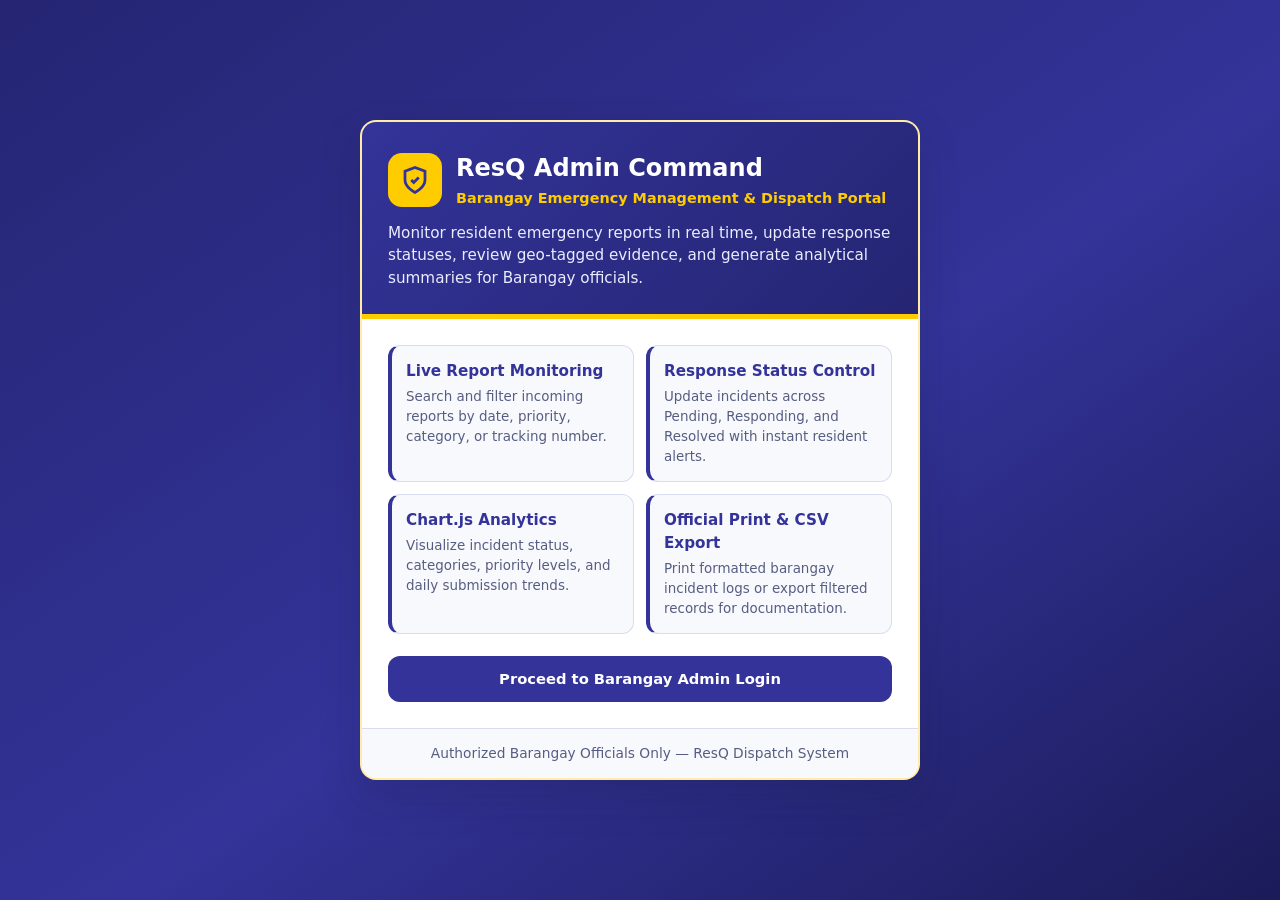
<file: ResQ_Admin_Web_Dashboard/frontend/index.html>
<!DOCTYPE html>
<html lang="en">
<head>
  <meta charset="UTF-8">
  <meta name="viewport" content="width=device-width, initial-scale=1.0">
  <title>ResQ Barangay Admin Command Center</title>
  <link rel="stylesheet" href="assets/css/theme.css">
  <link rel="stylesheet" href="assets/css/auth.css">
  <script defer src="assets/js/ui.js"></script>
  <script defer src="assets/js/intro.js"></script>
</head>
<body>
  <div id="toastContainer" class="toast-container" aria-live="polite"></div>

  <main class="auth-shell">
    <section class="admin-auth-card">
      <header class="admin-auth-banner">
        <div class="brand-row">
          <div class="brand-icon-box" aria-hidden="true">
            <svg width="30" height="30" viewBox="0 0 24 24" fill="none" stroke="currentColor" stroke-width="2.2">
              <path d="M12 22s8-4 8-10V5l-8-3-8 3v7c0 6 8 10 8 10z"></path>
              <path d="M9 12l2 2 4-4"></path>
            </svg>
          </div>
          <div>
            <h1 class="brand-title">ResQ Admin Command</h1>
            <p class="brand-subtitle">Barangay Emergency Management &amp; Dispatch Portal</p>
          </div>
        </div>
        <p class="intro-lead">
          Monitor resident emergency reports in real time, update response statuses, review geo-tagged evidence,
          and generate analytical summaries for Barangay officials.
        </p>
      </header>

      <div class="auth-body">
        <div class="capability-grid">
          <div class="capability-card">
            <h3>Live Report Monitoring</h3>
            <p>Search and filter incoming reports by date, priority, category, or tracking number.</p>
          </div>

          <div class="capability-card">
            <h3>Response Status Control</h3>
            <p>Update incidents across Pending, Responding, and Resolved with instant resident alerts.</p>
          </div>

          <div class="capability-card">
            <h3>Chart.js Analytics</h3>
            <p>Visualize incident status, categories, priority levels, and daily submission trends.</p>
          </div>

          <div class="capability-card">
            <h3>Official Print &amp; CSV Export</h3>
            <p>Print formatted barangay incident logs or export filtered records for documentation.</p>
          </div>
        </div>

        <div id="adminGuestActions">
          <a href="login.html" class="btn btn-primary btn-block">Proceed to Barangay Admin Login</a>
        </div>

        <div id="adminAuthActions" class="hidden">
          <a href="dashboard.html" class="btn btn-accent btn-block">Open Command Dashboard</a>
        </div>
      </div>

      <footer class="auth-footer">
        Authorized Barangay Officials Only — ResQ Dispatch System
      </footer>
    </section>
  </main>
</body>
</html>
</file>
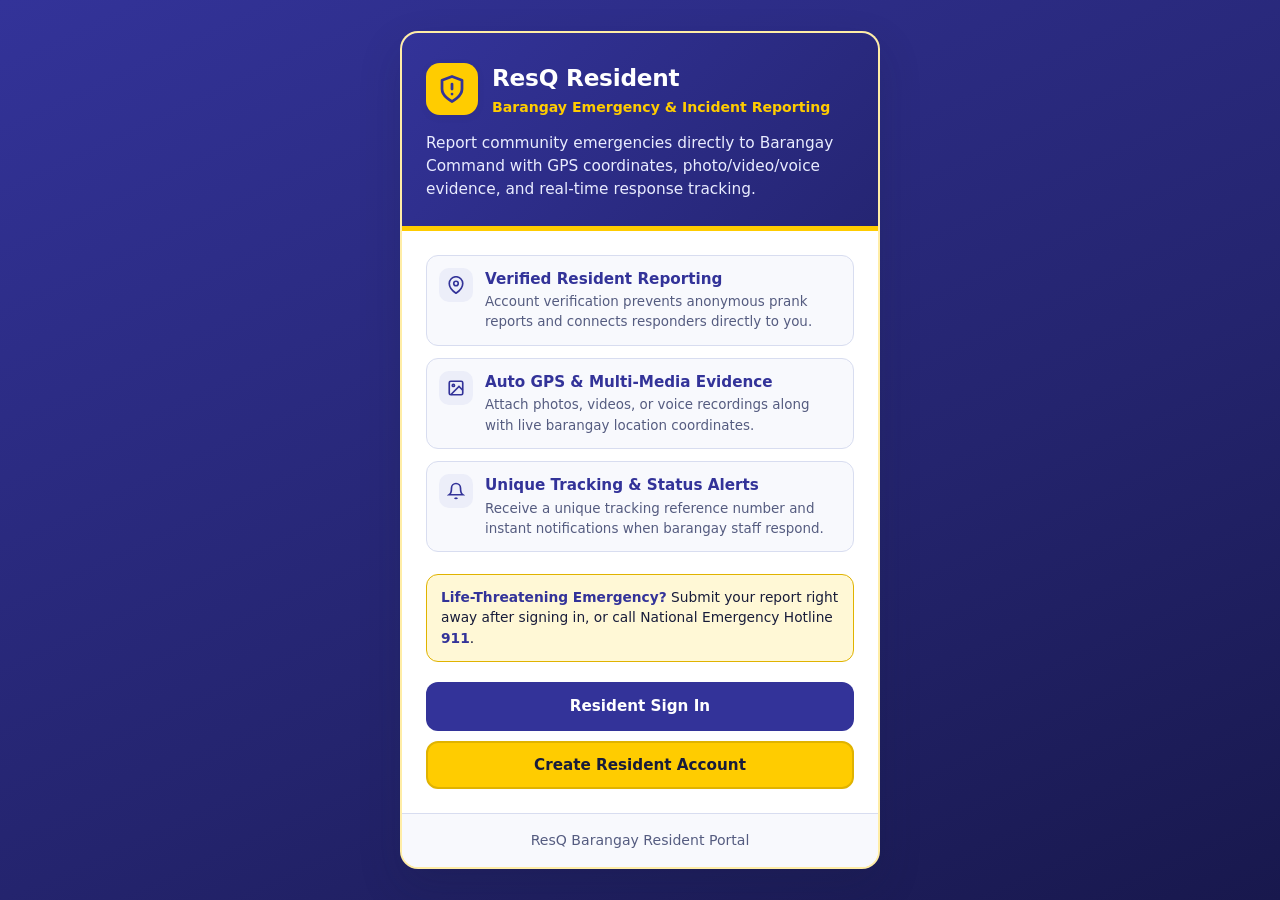
<file: ResQ_Mobile_User_Side/frontend/index.html>
<!DOCTYPE html>
<html lang="en">
<head>
  <meta charset="UTF-8">
  <meta name="viewport" content="width=device-width, initial-scale=1.0">
  <title>ResQ — Barangay Emergency &amp; Incident Reporting System</title>
  <link rel="stylesheet" href="assets/css/theme.css">
  <link rel="stylesheet" href="assets/css/auth.css">
  <script defer src="assets/js/ui.js"></script>
  <script defer src="assets/js/intro.js"></script>
</head>
<body>
  <div id="toastContainer" class="toast-container" aria-live="polite"></div>

  <main class="auth-shell">
    <section class="mobile-frame">
      <header class="intro-banner">
        <div class="brand-row">
          <div class="brand-icon-box" aria-hidden="true">
            <svg width="30" height="30" viewBox="0 0 24 24" fill="none" stroke="currentColor" stroke-width="2.2" stroke-linecap="round" stroke-linejoin="round">
              <path d="M12 22s8-4 8-10V5l-8-3-8 3v7c0 6 8 10 8 10z"></path>
              <path d="M12 8v4"></path>
              <path d="M12 16h.01"></path>
            </svg>
          </div>
          <div>
            <h1 class="brand-title">ResQ Resident</h1>
            <p class="brand-subtitle">Barangay Emergency &amp; Incident Reporting</p>
          </div>
        </div>
        <p class="intro-lead">
          Report community emergencies directly to Barangay Command with GPS coordinates,
          photo/video/voice evidence, and real-time response tracking.
        </p>
      </header>

      <div class="auth-body">
        <ul class="feature-list">
          <li class="feature-item">
            <div class="feature-badge-icon" aria-hidden="true">
              <svg width="18" height="18" viewBox="0 0 24 24" fill="none" stroke="currentColor" stroke-width="2.2">
                <path d="M21 10c0 7-9 13-9 13s-9-6-9-13a9 9 0 0 1 18 0z"></path>
                <circle cx="12" cy="10" r="3"></circle>
              </svg>
            </div>
            <div>
              <h3>Verified Resident Reporting</h3>
              <p>Account verification prevents anonymous prank reports and connects responders directly to you.</p>
            </div>
          </li>

          <li class="feature-item">
            <div class="feature-badge-icon" aria-hidden="true">
              <svg width="18" height="18" viewBox="0 0 24 24" fill="none" stroke="currentColor" stroke-width="2.2">
                <rect x="3" y="3" width="18" height="18" rx="2"></rect>
                <circle cx="8.5" cy="8.5" r="1.5"></circle>
                <polyline points="21 15 16 10 5 21"></polyline>
              </svg>
            </div>
            <div>
              <h3>Auto GPS &amp; Multi-Media Evidence</h3>
              <p>Attach photos, videos, or voice recordings along with live barangay location coordinates.</p>
            </div>
          </li>

          <li class="feature-item">
            <div class="feature-badge-icon" aria-hidden="true">
              <svg width="18" height="18" viewBox="0 0 24 24" fill="none" stroke="currentColor" stroke-width="2.2">
                <path d="M18 8A6 6 0 0 0 6 8c0 7-3 9-3 9h18s-3-2-3-9"></path>
                <path d="M13.73 21a2 2 0 0 1-3.46 0"></path>
              </svg>
            </div>
            <div>
              <h3>Unique Tracking &amp; Status Alerts</h3>
              <p>Receive a unique tracking reference number and instant notifications when barangay staff respond.</p>
            </div>
          </li>
        </ul>

        <div class="hotline-box">
          <strong>Life-Threatening Emergency?</strong> Submit your report right away after signing in, or call National Emergency Hotline <strong>911</strong>.
        </div>

        <div id="guestActions" class="action-stack">
          <a href="login.html" class="btn btn-primary btn-block">Resident Sign In</a>
          <a href="register.html" class="btn btn-accent btn-block">Create Resident Account</a>
        </div>

        <div id="authenticatedActions" class="action-stack hidden">
          <a href="report.html" class="btn btn-primary btn-block">Open Emergency Report Form</a>
          <a href="history.html" class="btn btn-outline btn-block">View My Report History</a>
        </div>
      </div>

      <footer class="auth-footer">
        ResQ Barangay Resident Portal
      </footer>
    </section>
  </main>
</body>
</html>
</file>
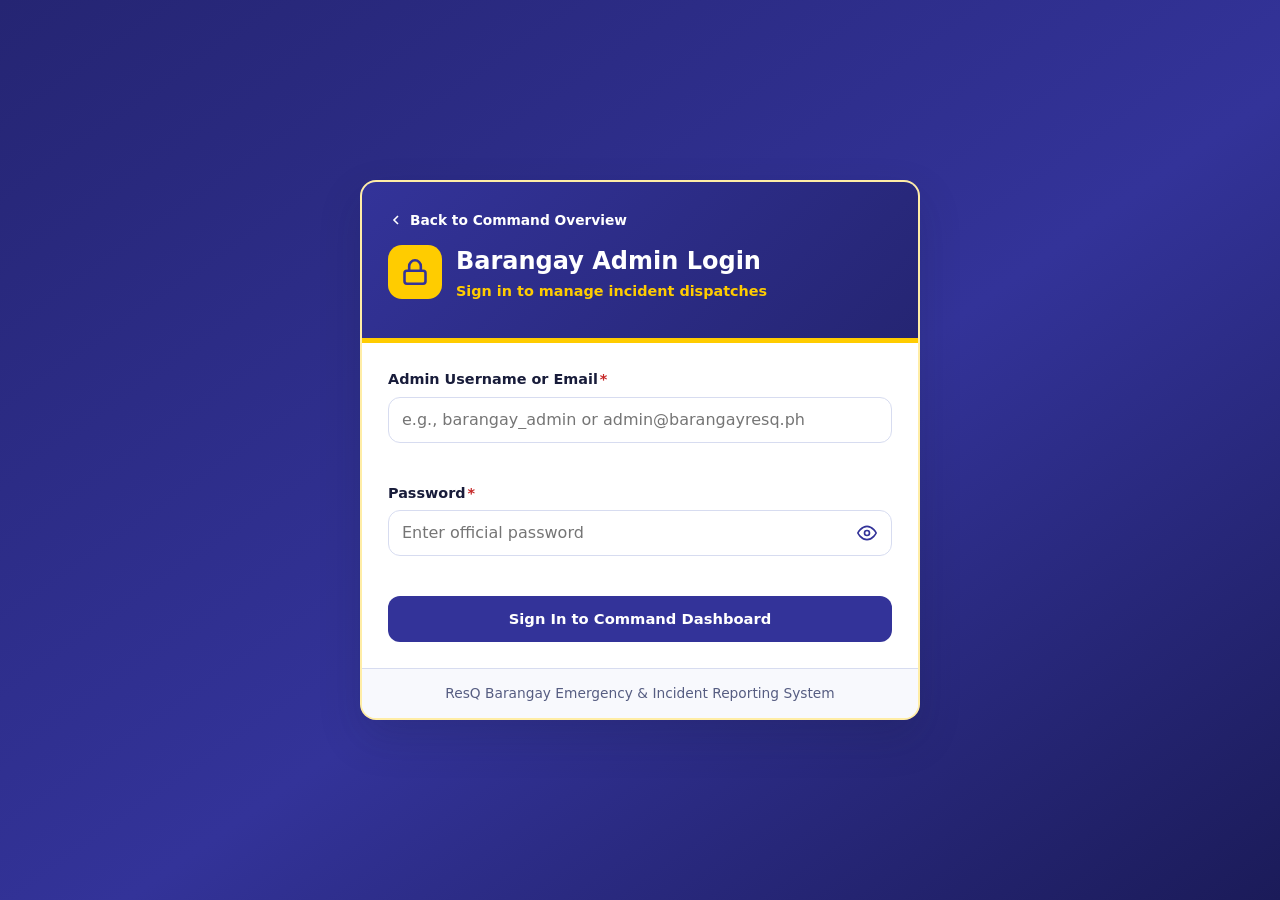
<file: ResQ_Admin_Web_Dashboard/frontend/dashboard.html>
<!DOCTYPE html>
<html lang="en">
<head>
  <meta charset="UTF-8">
  <meta name="viewport" content="width=device-width, initial-scale=1.0">
  <title>Barangay Incident Command Dashboard — ResQ</title>
  <link rel="stylesheet" href="assets/vendor/leaflet.css">
  <link rel="stylesheet" href="assets/css/theme.css">
  <link rel="stylesheet" href="assets/css/dashboard.css">
  <script defer src="assets/vendor/chart.umd.min.js"></script>
  <script defer src="assets/vendor/leaflet.js"></script>
  <script defer src="assets/js/storage.js"></script>
  <script defer src="assets/js/ui.js"></script>
  <script defer src="assets/js/dashboard.js"></script>
</head>
<body>
  <div id="toastContainer" class="toast-container" aria-live="polite"></div>

  <header class="dashboard-header">
    <div class="dashboard-header-inner">
      <div class="header-brand">
        <div class="header-logo" aria-hidden="true">
          <svg width="26" height="26" viewBox="0 0 24 24" fill="none" stroke="currentColor" stroke-width="2.2">
            <path d="M12 22s8-4 8-10V5l-8-3-8 3v7c0 6 8 10 8 10z"></path>
            <path d="M9 12l2 2 4-4"></path>
          </svg>
        </div>
        <div>
          <h1 class="header-title">ResQ Barangay Admin Dashboard</h1>
          <p id="adminIdentityText" class="header-subtitle">Loading official session...</p>
          <p id="printTimestampText" class="print-only-meta"></p>
        </div>
      </div>

      <div class="header-actions">
        <button type="button" id="printReportBtn" class="btn btn-accent btn-sm">Print Report</button>
        <button type="button" id="exportCsvBtn" class="btn btn-outline btn-sm">Export CSV</button>
        <button type="button" id="adminLogoutBtn" class="btn btn-danger btn-sm">Sign Out</button>
      </div>
    </div>
  </header>

  <main class="dashboard-main">
    <section class="kpi-grid" aria-label="Incident Summary Metrics">
      <article class="kpi-card">
        <span class="kpi-label">Total Active Reports</span>
        <span id="kpiTotal" class="kpi-value">0</span>
      </article>
      <article class="kpi-card kpi-pending">
        <span class="kpi-label">Pending</span>
        <span id="kpiPending" class="kpi-value">0</span>
      </article>
      <article class="kpi-card kpi-responding">
        <span class="kpi-label">Responding</span>
        <span id="kpiResponding" class="kpi-value">0</span>
      </article>
      <article class="kpi-card kpi-resolved">
        <span class="kpi-label">Resolved</span>
        <span id="kpiResolved" class="kpi-value">0</span>
      </article>
    </section>

    <section class="charts-grid" aria-label="Incident Analytics Charts">
      <article class="panel-card">
        <h2 class="panel-heading">Incident Status Distribution</h2>
        <p class="panel-subtext">Pending vs. Responding vs. Resolved reports</p>
        <div class="chart-box">
          <canvas id="statusPieChart"></canvas>
        </div>
      </article>

      <article class="panel-card">
        <h2 class="panel-heading">Incidents per Emergency Category</h2>
        <p class="panel-subtext">Breakdown across Crime, Accident, Fire, Medical Emergency, and Others</p>
        <div class="chart-box">
          <canvas id="categoryBarChart"></canvas>
        </div>
      </article>

      <article class="panel-card">
        <h2 class="panel-heading">Incidents per Priority Level</h2>
        <p class="panel-subtext">Severity counts across LOW, MEDIUM, and HIGH</p>
        <div class="chart-box">
          <canvas id="priorityBarChart"></canvas>
        </div>
      </article>

      <article class="panel-card">
        <h2 class="panel-heading">Incidents Submitted by Date</h2>
        <p class="panel-subtext">Daily emergency report volume trend</p>
        <div class="chart-box">
          <canvas id="dateLineChart"></canvas>
        </div>
      </article>
    </section>

    <section class="panel-card">
      <div class="table-toolbar">
        <div>
          <h2 class="panel-heading">Submitted Emergency Reports</h2>
          <p class="panel-subtext">Update response statuses, inspect attached evidence, or click any photo thumbnail to enlarge.</p>
        </div>

        <div class="view-tabs" role="tablist" aria-label="Report Scope">
          <button type="button" id="tabActiveReports" class="tab-btn active" role="tab" aria-selected="true">
            Active Reports
          </button>
          <button type="button" id="tabArchivedReports" class="tab-btn" role="tab" aria-selected="false">
            Archived Records (<span id="archivedCountBadge">0</span>)
          </button>
        </div>
      </div>

      <div class="filter-grid">
        <div class="filter-field">
          <label for="searchInput" class="filter-label">Search (Tracking #, Contact, Location, Resident)</label>
          <input
            type="search"
            id="searchInput"
            class="form-control"
            placeholder="e.g., RESQ-2026... or 0917..."
          >
        </div>

        <div class="filter-field">
          <label for="dateFilter" class="filter-label">Filter by Date</label>
          <input type="date" id="dateFilter" class="form-control">
        </div>

        <div class="filter-field">
          <label for="priorityFilter" class="filter-label">Priority Level</label>
          <select id="priorityFilter" class="form-control">
            <option value="">All Priorities</option>
            <option value="LOW">LOW</option>
            <option value="MEDIUM">MEDIUM</option>
            <option value="HIGH">HIGH</option>
          </select>
        </div>

        <div class="filter-field">
          <label for="categoryFilter" class="filter-label">Emergency Category</label>
          <select id="categoryFilter" class="form-control">
            <option value="">All Categories</option>
            <option value="Crime">Crime</option>
            <option value="Accident">Accident</option>
            <option value="Fire">Fire</option>
            <option value="Medical Emergency">Medical Emergency</option>
            <option value="Others">Others</option>
          </select>
        </div>

        <button type="button" id="clearFiltersBtn" class="btn btn-outline">Reset Filters</button>
      </div>

      <div class="table-wrapper">
        <table class="reports-table">
          <thead>
            <tr>
              <th>Tracking #</th>
              <th>Resident Contact</th>
              <th>Category</th>
              <th>Priority</th>
              <th>Location</th>
              <th>Attached Media</th>
              <th>Description Summary</th>
              <th>Timestamp</th>
              <th>Status</th>
              <th>Update Status &amp; Actions</th>
            </tr>
          </thead>
          <tbody id="reportsTableBody">
            <tr>
              <td colspan="10" class="empty-cell">Loading emergency reports...</td>
            </tr>
          </tbody>
        </table>
      </div>
    </section>
  </main>

  <div id="reportDetailModal" class="modal-backdrop hidden" role="dialog" aria-modal="true" aria-labelledby="detailModalTitle">
    <div class="modal-card modal-card-wide">
      <div class="modal-header">
        <h2 id="detailModalTitle" class="modal-title">Incident Report Details</h2>
        <button type="button" id="closeDetailModalBtn" class="btn btn-primary btn-sm">Close</button>
      </div>

      <div class="detail-grid">
        <div class="detail-box">
          <span class="detail-box-label">Tracking Number</span>
          <span id="detailTracking" class="detail-box-value"></span>
        </div>
        <div class="detail-box">
          <span class="detail-box-label">Resident &amp; Contact</span>
          <span id="detailResident" class="detail-box-value"></span>
        </div>
        <div class="detail-box">
          <span class="detail-box-label">Category &amp; Priority</span>
          <span id="detailCategoryPriority" class="detail-box-value"></span>
        </div>
        <div class="detail-box">
          <span class="detail-box-label">Submitted Timestamp</span>
          <span id="detailTimestamp" class="detail-box-value"></span>
        </div>
      </div>

      <div class="detail-box">
        <span class="detail-box-label">Location &amp; Coordinates</span>
        <span id="detailLocation" class="detail-box-value"></span>
      </div>

      <div id="detailMapContainer" class="detail-map-box hidden"></div>

      <div class="detail-box">
        <span class="detail-box-label">Full Incident Description</span>
        <p id="detailDescription" class="detail-box-value"></p>
      </div>

      <div class="detail-box">
        <span class="detail-box-label">Attached Media Evidence</span>
        <div id="detailMediaGallery" class="detail-media-grid"></div>
      </div>

      <div class="form-group">
        <label for="detailAdminNotes" class="form-label">Barangay Response Note (Sent to Resident on Status Update)</label>
        <textarea
          id="detailAdminNotes"
          rows="2"
          class="form-control"
          placeholder="Optional note about dispatched team or action taken..."
        ></textarea>
      </div>

      <div class="modal-actions">
        <select id="detailStatusSelect" class="status-select" aria-label="Change report status">
          <option value="Pending">Pending</option>
          <option value="Responding">Responding</option>
          <option value="Resolved">Resolved</option>
        </select>
        <button type="button" id="saveDetailStatusBtn" class="btn btn-primary">Save Status &amp; Note</button>
      </div>
    </div>
  </div>

  <div id="confirmModal" class="modal-backdrop hidden" role="dialog" aria-modal="true" aria-labelledby="confirmModalTitle">
    <div class="modal-card">
      <div class="modal-header">
        <h2 id="confirmModalTitle" class="modal-title">Confirm Action</h2>
      </div>
      <p id="confirmModalMessage"></p>
      <div class="modal-actions">
        <button type="button" id="confirmCancelBtn" class="btn btn-outline">Cancel</button>
        <button type="button" id="confirmProceedBtn" class="btn btn-danger">Confirm</button>
      </div>
    </div>
  </div>

  <div id="imageLightboxModal" class="modal-backdrop hidden" role="dialog" aria-modal="true" aria-labelledby="lightboxCaption">
    <div class="lightbox-card">
      <div class="lightbox-topbar">
        <span id="lightboxCaption" class="lightbox-caption">Image Preview</span>
        <button type="button" id="closeLightboxBtn" class="btn btn-primary btn-sm">Close</button>
      </div>
      <div class="lightbox-image-frame">
        <img id="lightboxImage" class="lightbox-image" src="" alt="Enlarged incident photo">
      </div>
    </div>
  </div>
</body>
</html>
</file>
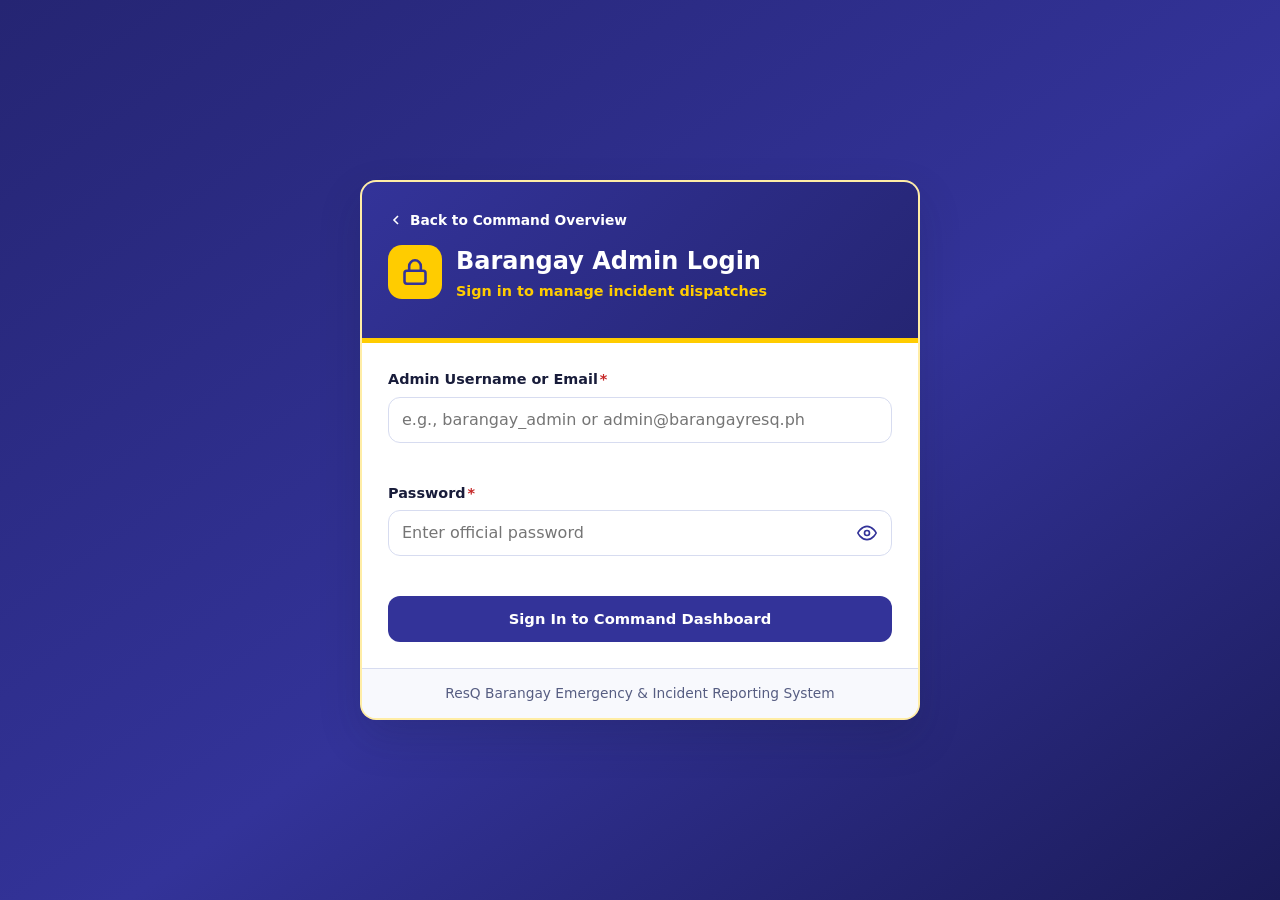
<file: ResQ_Admin_Web_Dashboard/frontend/login.html>
<!DOCTYPE html>
<html lang="en">
<head>
  <meta charset="UTF-8">
  <meta name="viewport" content="width=device-width, initial-scale=1.0">
  <title>Barangay Admin Login — ResQ</title>
  <link rel="stylesheet" href="assets/css/theme.css">
  <link rel="stylesheet" href="assets/css/auth.css">
  <script defer src="assets/js/storage.js"></script>
  <script defer src="assets/js/ui.js"></script>
  <script defer src="assets/js/auth.js"></script>
</head>
<body>
  <div id="toastContainer" class="toast-container" aria-live="polite"></div>

  <main class="auth-shell">
    <section class="admin-auth-card">
      <header class="admin-auth-banner">
        <a href="index.html" class="back-link">
          <svg width="16" height="16" viewBox="0 0 24 24" fill="none" stroke="currentColor" stroke-width="2.4">
            <polyline points="15 18 9 12 15 6"></polyline>
          </svg>
          Back to Command Overview
        </a>

        <div class="brand-row">
          <div class="brand-icon-box" aria-hidden="true">
            <svg width="28" height="28" viewBox="0 0 24 24" fill="none" stroke="currentColor" stroke-width="2.2">
              <rect x="3" y="11" width="18" height="11" rx="2" ry="2"></rect>
              <path d="M7 11V7a5 5 0 0 1 10 0v4"></path>
            </svg>
          </div>
          <div>
            <h1 class="brand-title">Barangay Admin Login</h1>
            <p class="brand-subtitle">Sign in to manage incident dispatches</p>
          </div>
        </div>
      </header>

      <div class="auth-body">
        <div id="adminAuthBanner" class="alert-banner hidden" role="alert"></div>

        <form id="adminLoginForm" novalidate>
          <div class="form-group">
            <label for="adminIdentifier" class="form-label">
              Admin Username or Email<span class="required-mark">*</span>
            </label>
            <input
              type="text"
              id="adminIdentifier"
              name="identifier"
              class="form-control"
              placeholder="e.g., barangay_admin or admin@barangayresq.ph"
              autocomplete="username"
              required
            >
            <p id="adminIdentifierError" class="field-error"></p>
          </div>

          <div class="form-group">
            <label for="adminPassword" class="form-label">
              Password<span class="required-mark">*</span>
            </label>
            <div class="password-wrapper">
              <input
                type="password"
                id="adminPassword"
                name="password"
                class="form-control"
                placeholder="Enter official password"
                autocomplete="current-password"
                required
              >
              <button
                type="button"
                class="password-toggle-btn"
                data-toggle-password="adminPassword"
                aria-label="Show password"
                aria-pressed="false"
              >
                <svg width="20" height="20" viewBox="0 0 24 24" fill="none" stroke="currentColor" stroke-width="2">
                  <path d="M1 12s4-8 11-8 11 8 11 8-4 8-11 8-11-8-11-8z"></path>
                  <circle cx="12" cy="12" r="3"></circle>
                </svg>
              </button>
            </div>
            <p id="adminPasswordError" class="field-error"></p>
          </div>

          <button type="submit" id="adminLoginBtn" class="btn btn-primary btn-block">
            Sign In to Command Dashboard
          </button>
        </form>
      </div>

      <footer class="auth-footer">
        ResQ Barangay Emergency &amp; Incident Reporting System
      </footer>
    </section>
  </main>
</body>
</html>
</file>
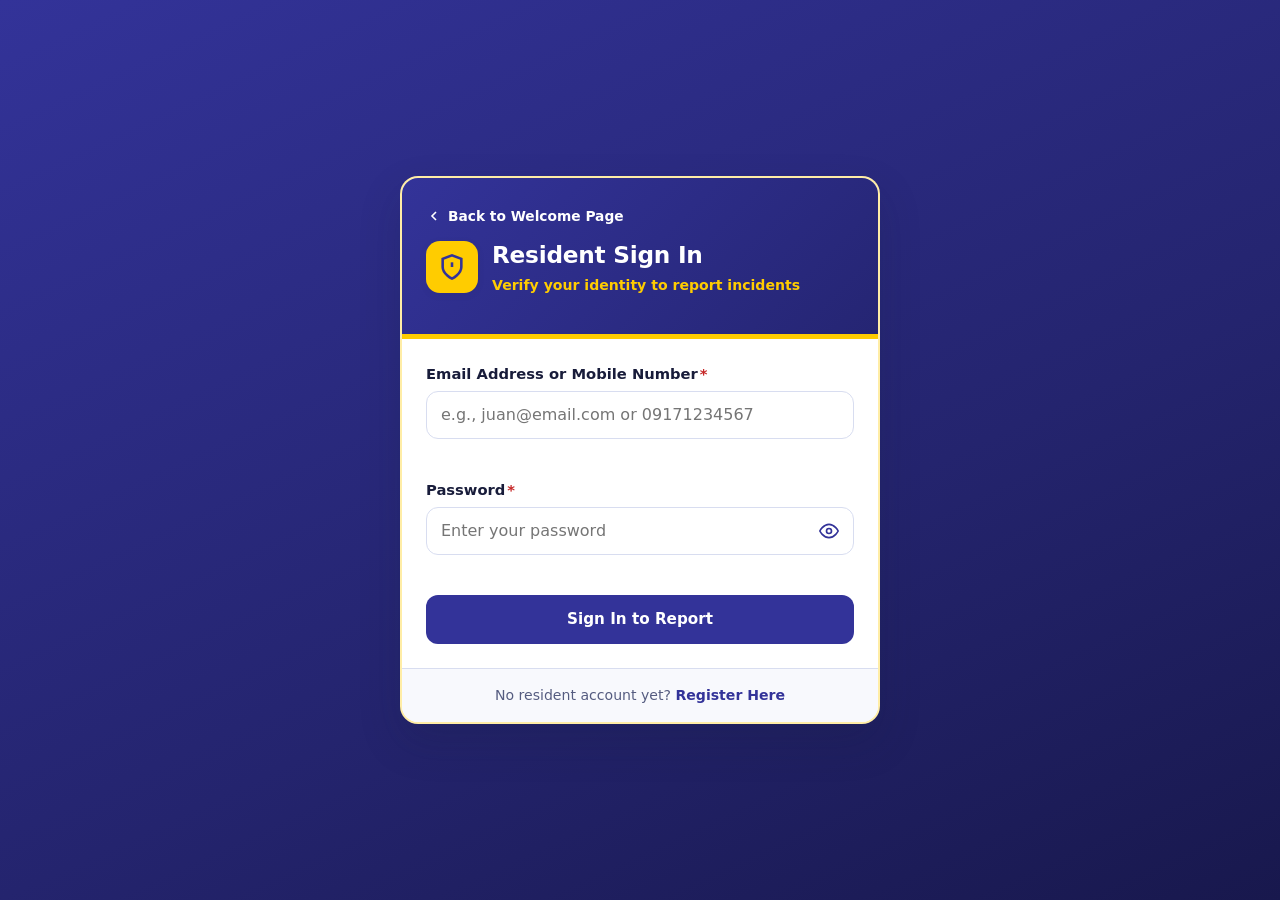
<file: ResQ_Mobile_User_Side/frontend/history.html>
<!DOCTYPE html>
<html lang="en">
<head>
  <meta charset="UTF-8">
  <meta name="viewport" content="width=device-width, initial-scale=1.0">
  <title>My Report History &amp; Alerts — ResQ</title>
  <link rel="stylesheet" href="assets/css/theme.css">
  <link rel="stylesheet" href="assets/css/app.css">
  <script defer src="assets/js/ui.js"></script>
  <script defer src="assets/js/history.js"></script>
</head>
<body>
  <div id="toastContainer" class="toast-container" aria-live="polite"></div>

  <div class="app-shell">
    <header class="top-header">
      <div class="header-top-row">
        <div class="header-brand">
          <div class="header-logo" aria-hidden="true">
            <svg width="24" height="24" viewBox="0 0 24 24" fill="none" stroke="currentColor" stroke-width="2.2">
              <path d="M12 22s8-4 8-10V5l-8-3-8 3v7c0 6 8 10 8 10z"></path>
              <path d="M12 8v4"></path>
              <path d="M12 16h.01"></path>
            </svg>
          </div>
          <div>
            <h1 class="header-title">My Report History</h1>
            <p id="residentGreeting" class="header-resident">Loading resident profile...</p>
          </div>
        </div>

        <button type="button" id="logoutBtn" class="btn btn-accent btn-sm">Sign Out</button>
      </div>

      <nav class="header-nav" aria-label="Resident Navigation">
        <a href="report.html" class="nav-pill">Submit Incident</a>
        <a href="history.html" class="nav-pill active">
          My Report History
          <span id="unreadNotifBadge" class="nav-badge hidden">0</span>
        </a>
      </nav>
    </header>

    <main class="main-container">
      <section class="card notif-panel">
        <div class="gps-toolbar">
          <div>
            <h2 class="section-heading">Barangay Staff Response Alerts</h2>
            <p class="field-hint">Live notifications appear here when barangay staff respond to or resolve your reports.</p>
          </div>
          <div class="voice-controls">
            <button type="button" id="enablePushBtn" class="btn btn-outline btn-sm">Enable Browser Alerts</button>
            <button type="button" id="markAllReadBtn" class="btn btn-primary btn-sm">Mark All Read</button>
          </div>
        </div>

        <div id="notificationsList" class="notif-list">
          <p class="empty-state">Checking status alerts...</p>
        </div>
      </section>

      <section class="card card-accent-top">
        <div class="gps-toolbar">
          <div>
            <h2 class="section-heading">Submitted Incident Reports</h2>
            <p class="field-hint">Click any attached photo to enlarge it.</p>
          </div>
          <a href="report.html" class="btn btn-accent btn-sm">New Emergency Report</a>
        </div>

        <div id="reportHistoryList" class="history-list">
          <p class="empty-state">Loading your submitted reports...</p>
        </div>
      </section>
    </main>
  </div>

  <div id="imageLightboxModal" class="modal-backdrop hidden" role="dialog" aria-modal="true" aria-labelledby="lightboxCaption">
    <div class="lightbox-card">
      <div class="lightbox-topbar">
        <span id="lightboxCaption" class="lightbox-caption">Image Preview</span>
        <button type="button" id="closeLightboxBtn" class="btn btn-primary btn-sm">Close</button>
      </div>
      <div class="lightbox-image-frame">
        <img id="lightboxImage" class="lightbox-image" src="" alt="Enlarged report image">
      </div>
    </div>
  </div>
</body>
</html>
</file>
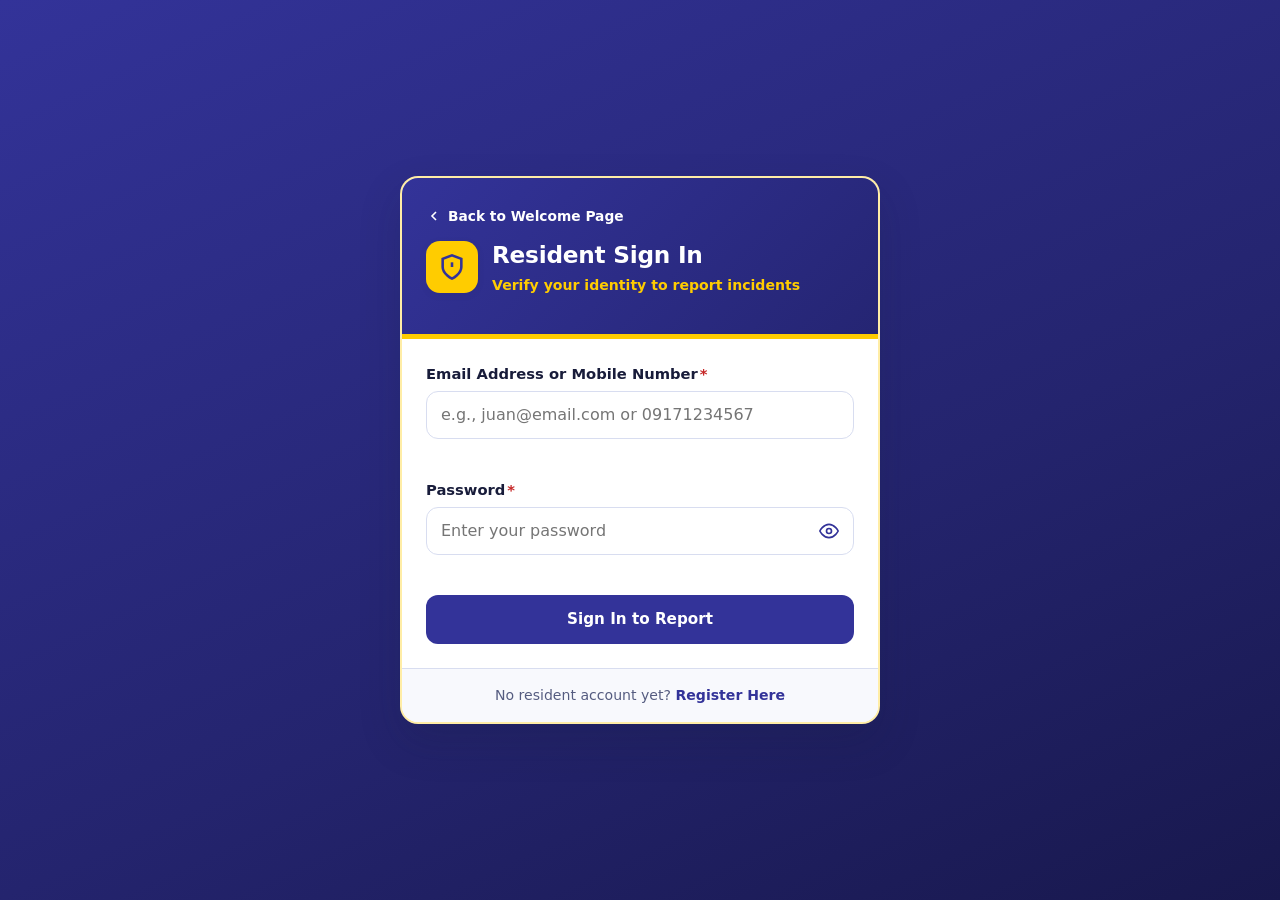
<file: ResQ_Mobile_User_Side/frontend/login.html>
<!DOCTYPE html>
<html lang="en">
<head>
  <meta charset="UTF-8">
  <meta name="viewport" content="width=device-width, initial-scale=1.0">
  <title>Resident Sign In — ResQ</title>
  <link rel="stylesheet" href="assets/css/theme.css">
  <link rel="stylesheet" href="assets/css/auth.css">
  <script defer src="assets/js/storage.js"></script>
  <script defer src="assets/js/ui.js"></script>
  <script defer src="assets/js/auth.js"></script>
</head>
<body>
  <div id="toastContainer" class="toast-container" aria-live="polite"></div>

  <main class="auth-shell">
    <section class="mobile-frame">
      <header class="intro-banner">
        <a href="index.html" class="back-link">
          <svg width="16" height="16" viewBox="0 0 24 24" fill="none" stroke="currentColor" stroke-width="2.4">
            <polyline points="15 18 9 12 15 6"></polyline>
          </svg>
          Back to Welcome Page
        </a>

        <div class="brand-row">
          <div class="brand-icon-box" aria-hidden="true">
            <svg width="28" height="28" viewBox="0 0 24 24" fill="none" stroke="currentColor" stroke-width="2.2">
              <path d="M12 22s8-4 8-10V5l-8-3-8 3v7c0 6 8 10 8 10z"></path>
              <path d="M12 8v4"></path>
              <path d="M12 16h.01"></path>
            </svg>
          </div>
          <div>
            <h1 class="brand-title">Resident Sign In</h1>
            <p class="brand-subtitle">Verify your identity to report incidents</p>
          </div>
        </div>
      </header>

      <div class="auth-body">
        <div id="authBanner" class="alert-banner hidden" role="alert"></div>

        <form id="residentLoginForm" novalidate>
          <div class="form-group">
            <label for="loginIdentifier" class="form-label">
              Email Address or Mobile Number<span class="required-mark">*</span>
            </label>
            <input
              type="text"
              id="loginIdentifier"
              name="identifier"
              class="form-control"
              placeholder="e.g., juan@email.com or 09171234567"
              autocomplete="username"
              required
            >
            <p id="loginIdentifierError" class="field-error"></p>
          </div>

          <div class="form-group">
            <label for="loginPassword" class="form-label">
              Password<span class="required-mark">*</span>
            </label>
            <div class="password-wrapper">
              <input
                type="password"
                id="loginPassword"
                name="password"
                class="form-control"
                placeholder="Enter your password"
                autocomplete="current-password"
                required
              >
              <button
                type="button"
                class="password-toggle-btn"
                data-toggle-password="loginPassword"
                aria-label="Show password"
                aria-pressed="false"
              >
                <svg width="20" height="20" viewBox="0 0 24 24" fill="none" stroke="currentColor" stroke-width="2">
                  <path d="M1 12s4-8 11-8 11 8 11 8-4 8-11 8-11-8-11-8z"></path>
                  <circle cx="12" cy="12" r="3"></circle>
                </svg>
              </button>
            </div>
            <p id="loginPasswordError" class="field-error"></p>
          </div>

          <button type="submit" id="loginSubmitBtn" class="btn btn-primary btn-block">
            Sign In to Report
          </button>
        </form>
      </div>

      <footer class="auth-footer">
        No resident account yet? <a href="register.html">Register Here</a>
      </footer>
    </section>
  </main>
</body>
</html>
</file>
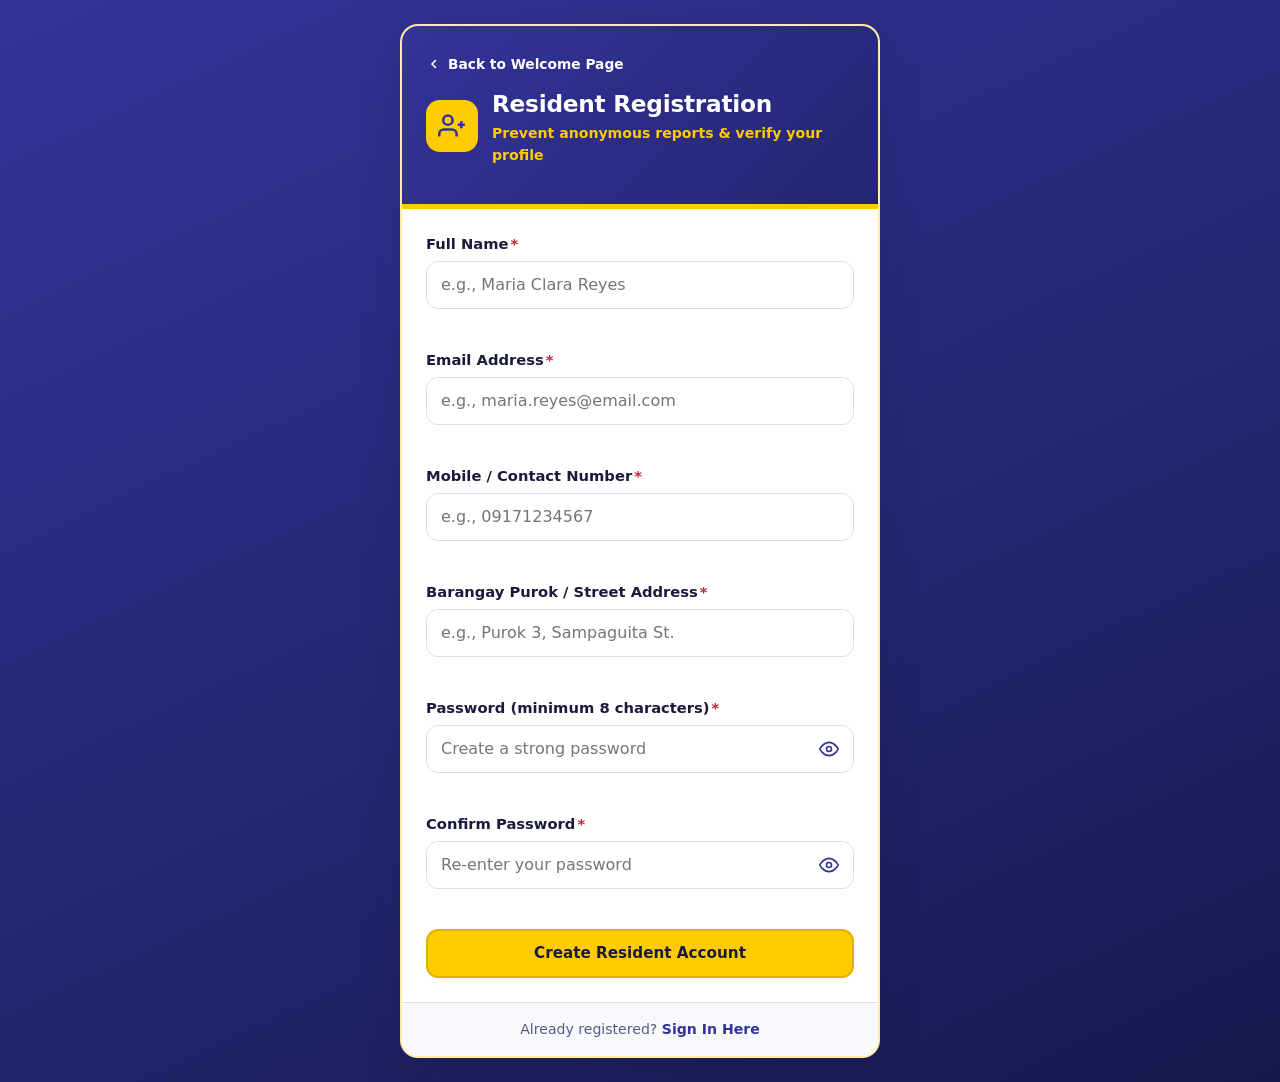
<file: ResQ_Mobile_User_Side/frontend/register.html>
<!DOCTYPE html>
<html lang="en">
<head>
  <meta charset="UTF-8">
  <meta name="viewport" content="width=device-width, initial-scale=1.0">
  <title>Resident Registration — ResQ</title>
  <link rel="stylesheet" href="assets/css/theme.css">
  <link rel="stylesheet" href="assets/css/auth.css">
  <script defer src="assets/js/storage.js"></script>
  <script defer src="assets/js/ui.js"></script>
  <script defer src="assets/js/auth.js"></script>
</head>
<body>
  <div id="toastContainer" class="toast-container" aria-live="polite"></div>

  <main class="auth-shell">
    <section class="mobile-frame">
      <header class="intro-banner">
        <a href="index.html" class="back-link">
          <svg width="16" height="16" viewBox="0 0 24 24" fill="none" stroke="currentColor" stroke-width="2.4">
            <polyline points="15 18 9 12 15 6"></polyline>
          </svg>
          Back to Welcome Page
        </a>

        <div class="brand-row">
          <div class="brand-icon-box" aria-hidden="true">
            <svg width="28" height="28" viewBox="0 0 24 24" fill="none" stroke="currentColor" stroke-width="2.2">
              <path d="M16 21v-2a4 4 0 0 0-4-4H5a4 4 0 0 0-4 4v2"></path>
              <circle cx="8.5" cy="7" r="4"></circle>
              <line x1="20" y1="8" x2="20" y2="14"></line>
              <line x1="23" y1="11" x2="17" y2="11"></line>
            </svg>
          </div>
          <div>
            <h1 class="brand-title">Resident Registration</h1>
            <p class="brand-subtitle">Prevent anonymous reports &amp; verify your profile</p>
          </div>
        </div>
      </header>

      <div class="auth-body">
        <div id="authBanner" class="alert-banner hidden" role="alert"></div>

        <form id="residentRegisterForm" novalidate>
          <div class="form-group">
            <label for="regFullName" class="form-label">
              Full Name<span class="required-mark">*</span>
            </label>
            <input
              type="text"
              id="regFullName"
              name="full_name"
              class="form-control"
              placeholder="e.g., Maria Clara Reyes"
              autocomplete="name"
              required
            >
            <p id="regFullNameError" class="field-error"></p>
          </div>

          <div class="form-group">
            <label for="regEmail" class="form-label">
              Email Address<span class="required-mark">*</span>
            </label>
            <input
              type="email"
              id="regEmail"
              name="email"
              class="form-control"
              placeholder="e.g., maria.reyes@email.com"
              autocomplete="email"
              required
            >
            <p id="regEmailError" class="field-error"></p>
          </div>

          <div class="form-group">
            <label for="regContact" class="form-label">
              Mobile / Contact Number<span class="required-mark">*</span>
            </label>
            <input
              type="tel"
              id="regContact"
              name="contact_number"
              class="form-control"
              placeholder="e.g., 09171234567"
              autocomplete="tel"
              required
            >
            <p id="regContactError" class="field-error"></p>
          </div>

          <div class="form-group">
            <label for="regAddress" class="form-label">
              Barangay Purok / Street Address<span class="required-mark">*</span>
            </label>
            <input
              type="text"
              id="regAddress"
              name="address"
              class="form-control"
              placeholder="e.g., Purok 3, Sampaguita St."
              autocomplete="street-address"
              required
            >
            <p id="regAddressError" class="field-error"></p>
          </div>

          <div class="form-group">
            <label for="regPassword" class="form-label">
              Password (minimum 8 characters)<span class="required-mark">*</span>
            </label>
            <div class="password-wrapper">
              <input
                type="password"
                id="regPassword"
                name="password"
                class="form-control"
                placeholder="Create a strong password"
                autocomplete="new-password"
                required
              >
              <button
                type="button"
                class="password-toggle-btn"
                data-toggle-password="regPassword"
                aria-label="Show password"
                aria-pressed="false"
              >
                <svg width="20" height="20" viewBox="0 0 24 24" fill="none" stroke="currentColor" stroke-width="2">
                  <path d="M1 12s4-8 11-8 11 8 11 8-4 8-11 8-11-8-11-8z"></path>
                  <circle cx="12" cy="12" r="3"></circle>
                </svg>
              </button>
            </div>
            <p id="regPasswordError" class="field-error"></p>
          </div>

          <div class="form-group">
            <label for="regConfirmPassword" class="form-label">
              Confirm Password<span class="required-mark">*</span>
            </label>
            <div class="password-wrapper">
              <input
                type="password"
                id="regConfirmPassword"
                name="confirm_password"
                class="form-control"
                placeholder="Re-enter your password"
                autocomplete="new-password"
                required
              >
              <button
                type="button"
                class="password-toggle-btn"
                data-toggle-password="regConfirmPassword"
                aria-label="Show confirm password"
                aria-pressed="false"
              >
                <svg width="20" height="20" viewBox="0 0 24 24" fill="none" stroke="currentColor" stroke-width="2">
                  <path d="M1 12s4-8 11-8 11 8 11 8-4 8-11 8-11-8-11-8z"></path>
                  <circle cx="12" cy="12" r="3"></circle>
                </svg>
              </button>
            </div>
            <p id="regConfirmPasswordError" class="field-error"></p>
          </div>

          <button type="submit" id="registerSubmitBtn" class="btn btn-accent btn-block">
            Create Resident Account
          </button>
        </form>
      </div>

      <footer class="auth-footer">
        Already registered? <a href="login.html">Sign In Here</a>
      </footer>
    </section>
  </main>
</body>
</html>
</file>
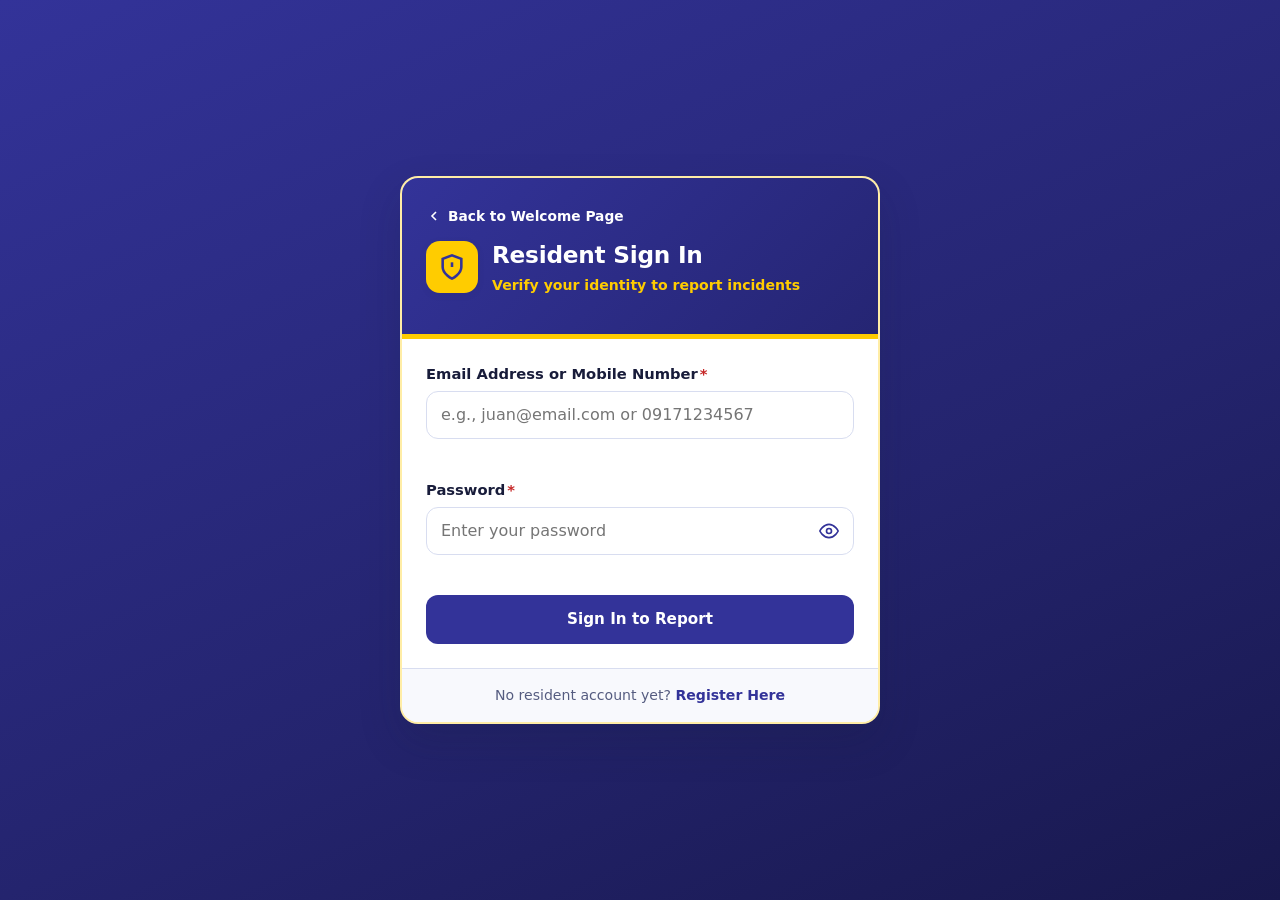
<file: ResQ_Mobile_User_Side/frontend/report.html>
<!DOCTYPE html>
<html lang="en">
<head>
  <meta charset="UTF-8">
  <meta name="viewport" content="width=device-width, initial-scale=1.0">
  <title>Submit Emergency Report — ResQ</title>
  <link rel="stylesheet" href="assets/vendor/leaflet.css">
  <link rel="stylesheet" href="assets/css/theme.css">
  <link rel="stylesheet" href="assets/css/app.css">
  <script defer src="assets/vendor/leaflet.js"></script>
  <script defer src="assets/js/storage.js"></script>
  <script defer src="assets/js/ui.js"></script>
  <script defer src="assets/js/report.js"></script>
</head>
<body>
  <div id="toastContainer" class="toast-container" aria-live="polite"></div>

  <div class="app-shell">
    <header class="top-header">
      <div class="header-top-row">
        <div class="header-brand">
          <div class="header-logo" aria-hidden="true">
            <svg width="24" height="24" viewBox="0 0 24 24" fill="none" stroke="currentColor" stroke-width="2.2">
              <path d="M12 22s8-4 8-10V5l-8-3-8 3v7c0 6 8 10 8 10z"></path>
              <path d="M12 8v4"></path>
              <path d="M12 16h.01"></path>
            </svg>
          </div>
          <div>
            <h1 class="header-title">ResQ Emergency Report</h1>
            <p id="residentGreeting" class="header-resident">Loading resident profile...</p>
          </div>
        </div>

        <button type="button" id="logoutBtn" class="btn btn-accent btn-sm">Sign Out</button>
      </div>

      <nav class="header-nav" aria-label="Resident Navigation">
        <a href="report.html" class="nav-pill active">Submit Incident</a>
        <a href="history.html" class="nav-pill">
          My Report History
          <span id="unreadNotifBadge" class="nav-badge hidden">0</span>
        </a>
      </nav>
    </header>

    <main class="main-container">
      <section id="liveAlertBanner" class="alert-banner info hidden" role="status"></section>

      <section id="trackingSuccessSection" class="tracking-success-card hidden" aria-live="polite">
        <h2 class="section-heading">Emergency Report Submitted</h2>
        <p>Your report has been securely transmitted to the Barangay Admin Dashboard. Save your tracking number below:</p>
        <div class="tracking-code-box">
          <span id="generatedTrackingCode" class="tracking-code-value">RESQ-00000000-000000</span>
          <button type="button" id="copyTrackingBtn" class="btn btn-accent btn-sm">Copy Tracking Number</button>
        </div>
        <div class="action-stack">
          <a href="history.html" class="btn btn-accent">View Report History &amp; Status Updates</a>
          <button type="button" id="submitAnotherBtn" class="btn btn-outline">Submit Another Report</button>
        </div>
      </section>

      <form id="emergencyReportForm" novalidate>
        <section class="card card-accent-top">
          <h2 class="section-heading">1. Emergency Category &amp; Priority</h2>
          <p class="section-subheading">Select the incident type and urgency level. Your draft is saved automatically if the page reloads.</p>

          <div class="form-group">
            <span class="form-label">Emergency Category<span class="required-mark">*</span></span>
            <div class="choice-grid" role="radiogroup" aria-label="Emergency Category">
              <label class="choice-card">
                <input type="radio" name="category" value="Crime" required>
                <span>Crime</span>
              </label>
              <label class="choice-card">
                <input type="radio" name="category" value="Accident">
                <span>Accident</span>
              </label>
              <label class="choice-card">
                <input type="radio" name="category" value="Fire">
                <span>Fire</span>
              </label>
              <label class="choice-card">
                <input type="radio" name="category" value="Medical Emergency">
                <span>Medical Emergency</span>
              </label>
              <label class="choice-card">
                <input type="radio" name="category" value="Others">
                <span>Others</span>
              </label>
            </div>
            <p id="categoryError" class="field-error"></p>
          </div>

          <div class="form-group">
            <span class="form-label">Priority Level<span class="required-mark">*</span></span>
            <div class="priority-grid" role="radiogroup" aria-label="Emergency Priority Level">
              <label class="priority-card priority-low">
                <input type="radio" name="priority" value="LOW" required>
                <span>LOW</span>
              </label>
              <label class="priority-card priority-medium">
                <input type="radio" name="priority" value="MEDIUM">
                <span>MEDIUM</span>
              </label>
              <label class="priority-card priority-high">
                <input type="radio" name="priority" value="HIGH">
                <span>HIGH</span>
              </label>
            </div>
            <p id="priorityError" class="field-error"></p>
          </div>

          <div class="two-col">
            <div class="form-group">
              <label for="contactNumber" class="form-label">
                Resident Mobile / Contact Number<span class="required-mark">*</span>
              </label>
              <input
                type="tel"
                id="contactNumber"
                name="contact_number"
                class="form-control"
                placeholder="e.g., 09171234567"
                required
              >
              <p id="contactNumberError" class="field-error"></p>
            </div>

            <div class="form-group">
              <label for="incidentDate" class="form-label">
                Incident Date (Current Date Only)<span class="required-mark">*</span>
              </label>
              <input
                type="date"
                id="incidentDate"
                name="incident_date"
                class="form-control"
                required
              >
              <p id="incidentDateError" class="field-error"></p>
            </div>
          </div>
        </section>

        <section class="card card-accent-top">
          <h2 class="section-heading">2. GPS Coordinates &amp; Location Details</h2>
          <p class="section-subheading">Allow GPS access or click the map to pin the incident location.</p>

          <div class="gps-toolbar">
            <span id="gpsStatusText" class="gps-status-text">Checking device GPS location...</span>
            <button type="button" id="detectGpsBtn" class="btn btn-outline btn-sm">Detect My GPS Location</button>
          </div>

          <div id="residentMap" class="map-canvas" aria-label="Interactive incident location map"></div>

          <div class="two-col">
            <div class="form-group">
              <label for="latitudeInput" class="form-label">Latitude</label>
              <input
                type="text"
                id="latitudeInput"
                name="latitude"
                class="form-control"
                placeholder="e.g., 14.599512"
              >
            </div>

            <div class="form-group">
              <label for="longitudeInput" class="form-label">Longitude</label>
              <input
                type="text"
                id="longitudeInput"
                name="longitude"
                class="form-control"
                placeholder="e.g., 120.984222"
              >
            </div>
          </div>

          <div class="form-group">
            <label for="locationDescription" class="form-label">
              Location Description (Street, Purok, Landmark)<span class="required-mark">*</span>
            </label>
            <input
              type="text"
              id="locationDescription"
              name="location_description"
              class="form-control"
              placeholder="e.g., Purok 3, Corner Rizal St., near Barangay Covered Court"
              required
            >
            <p id="locationDescriptionError" class="field-error"></p>
          </div>
        </section>

        <section class="card card-accent-top">
          <h2 class="section-heading">3. Incident Description &amp; Media Evidence</h2>
          <p class="section-subheading">Provide clear incident details and attach photos, videos, or audio recordings.</p>

          <div class="form-group">
            <label for="incidentDescription" class="form-label">
              Incident Description<span class="required-mark">*</span>
            </label>
            <textarea
              id="incidentDescription"
              name="description"
              rows="4"
              class="form-control"
              placeholder="Describe what happened, people involved, and immediate hazards..."
              required
            ></textarea>
            <div class="char-counter">
              <span id="descCharCount">0</span> characters
            </div>
            <p id="incidentDescriptionError" class="field-error"></p>
          </div>

          <div class="media-section-grid">
            <div class="upload-box">
              <h3 class="upload-box-title">Photo Upload</h3>
              <input
                type="file"
                id="photoUploadInput"
                class="file-input-control"
                accept="image/*"
                multiple
              >
              <p class="field-hint">Click attached images to enlarge.</p>
            </div>

            <div class="upload-box">
              <h3 class="upload-box-title">Video Upload</h3>
              <input
                type="file"
                id="videoUploadInput"
                class="file-input-control"
                accept="video/*"
                multiple
              >
              <p class="field-hint">MP4, WebM, MOV supported.</p>
            </div>

            <div class="upload-box">
              <h3 class="upload-box-title">Voice / Audio Upload</h3>
              <input
                type="file"
                id="audioUploadInput"
                class="file-input-control"
                accept="audio/*"
                multiple
              >
              <div class="voice-controls">
                <button type="button" id="recordVoiceBtn" class="btn btn-outline btn-sm">Record Voice</button>
                <span id="recordingStatus" class="recording-indicator hidden">Recording...</span>
              </div>
            </div>
          </div>

          <p id="mediaError" class="field-error"></p>
          <div id="attachedMediaList" class="media-preview-list"></div>
        </section>

        <section class="preview-card" aria-label="Auto-generated Report Summary Preview">
          <div class="preview-header">
            <div>
              <h2 class="section-heading">4. Auto-Generated Report Summary Preview</h2>
              <p class="field-hint">Review all details carefully before confirming and submitting.</p>
            </div>
            <span class="badge badge-primary">Live Preview</span>
          </div>

          <div class="preview-grid">
            <div class="preview-field">
              <span class="preview-field-label">Emergency Category</span>
              <span id="previewCategory" class="preview-field-value">Not selected</span>
            </div>
            <div class="preview-field">
              <span class="preview-field-label">Priority Level</span>
              <span id="previewPriority" class="preview-field-value">Not selected</span>
            </div>
            <div class="preview-field">
              <span class="preview-field-label">Contact Number</span>
              <span id="previewContact" class="preview-field-value">Not provided</span>
            </div>
            <div class="preview-field">
              <span class="preview-field-label">Incident Date</span>
              <span id="previewDate" class="preview-field-value">Not selected</span>
            </div>
          </div>

          <div class="preview-field">
            <span class="preview-field-label">Location &amp; GPS Coordinates</span>
            <span id="previewLocation" class="preview-field-value">No location entered</span>
          </div>

          <div class="preview-field">
            <span class="preview-field-label">Incident Description</span>
            <span id="previewDescription" class="preview-field-value">No description entered</span>
          </div>

          <div class="preview-field">
            <span class="preview-field-label">Attached Media</span>
            <span id="previewMediaSummary" class="preview-field-value">No files attached</span>
            <div id="previewMediaThumbs" class="preview-media-thumbs"></div>
          </div>

          <label class="confirm-box" for="truthfulCheckbox">
            <input type="checkbox" id="truthfulCheckbox" name="truthful_confirmed">
            <span class="confirm-text">
              I confirm that this emergency report is truthful, accurate, and submitted in good faith.
            </span>
          </label>
          <p id="truthfulCheckboxError" class="field-error"></p>

          <button type="submit" id="submitReportBtn" class="btn btn-primary btn-block" disabled>
            Submit Emergency Report to Barangay
          </button>
        </section>
      </form>
    </main>
  </div>

  <div id="imageLightboxModal" class="modal-backdrop hidden" role="dialog" aria-modal="true" aria-labelledby="lightboxCaption">
    <div class="lightbox-card">
      <div class="lightbox-topbar">
        <span id="lightboxCaption" class="lightbox-caption">Image Preview</span>
        <button type="button" id="closeLightboxBtn" class="btn btn-primary btn-sm">Close</button>
      </div>
      <div class="lightbox-image-frame">
        <img id="lightboxImage" class="lightbox-image" src="" alt="Enlarged report image">
      </div>
    </div>
  </div>
</body>
</html>
</file>
<file: ResQ_Admin_Web_Dashboard/frontend/assets/css/theme.css>
:root {
  --color-primary: #333399;
  --color-primary-dark: #252573;
  --color-primary-light: #4a4ab8;
  --color-primary-soft: #eceef9;
  --color-accent: #ffcc00;
  --color-accent-dark: #e0b300;
  --color-accent-soft: #fff8d6;
  --color-bg: #f3f5fb;
  --color-surface: #ffffff;
  --color-surface-muted: #f8f9fd;
  --color-border: #d7dcf0;
  --color-text: #181c3a;
  --color-text-muted: #565d82;
  --color-danger: #c62828;
  --color-danger-soft: #fdeaea;
  --color-success: #1b7a46;
  --color-success-soft: #e6f6ed;
  --shadow-sm: 0 2px 8px rgba(24, 28, 58, 0.06);
  --shadow-md: 0 8px 24px rgba(24, 28, 58, 0.10);
  --shadow-lg: 0 18px 42px rgba(24, 28, 58, 0.18);
  --radius-sm: 8px;
  --radius-md: 12px;
  --radius-lg: 16px;
  --radius-pill: 999px;
}

*,
*::before,
*::after {
  box-sizing: border-box;
}

html,
body {
  margin: 0;
  padding: 0;
  min-height: 100%;
  font-family: 'Segoe UI', system-ui, -apple-system, BlinkMacSystemFont, Roboto, sans-serif;
  background-color: var(--color-bg);
  color: var(--color-text);
  line-height: 1.5;
}

a {
  color: var(--color-primary);
  text-decoration: none;
}

a:hover {
  text-decoration: underline;
}

button,
input,
select,
textarea {
  font: inherit;
  color: inherit;
}

.hidden {
  display: none !important;
}

.btn {
  display: inline-flex;
  align-items: center;
  justify-content: center;
  gap: 8px;
  padding: 10px 16px;
  border-radius: var(--radius-md);
  border: 2px solid transparent;
  font-weight: 600;
  font-size: 0.92rem;
  cursor: pointer;
  transition: background-color 0.16s ease, border-color 0.16s ease, transform 0.12s ease;
  text-decoration: none;
}

.btn:hover {
  text-decoration: none;
}

.btn:active {
  transform: translateY(1px);
}

.btn:disabled {
  opacity: 0.5;
  cursor: not-allowed;
}

.btn-primary {
  background-color: var(--color-primary);
  color: #ffffff;
}

.btn-primary:hover:not(:disabled) {
  background-color: var(--color-primary-dark);
}

.btn-accent {
  background-color: var(--color-accent);
  color: #181c3a;
  border-color: var(--color-accent-dark);
}

.btn-accent:hover:not(:disabled) {
  background-color: var(--color-accent-dark);
}

.btn-outline {
  background-color: var(--color-surface);
  color: var(--color-primary);
  border-color: var(--color-primary);
}

.btn-outline:hover:not(:disabled) {
  background-color: var(--color-primary-soft);
}

.btn-danger {
  background-color: var(--color-danger);
  color: #ffffff;
}

.btn-danger:hover:not(:disabled) {
  background-color: #a61d1d;
}

.btn-sm {
  padding: 6px 12px;
  font-size: 0.82rem;
  border-radius: var(--radius-sm);
}

.btn-block {
  width: 100%;
}

.form-group {
  display: flex;
  flex-direction: column;
  gap: 6px;
  margin-bottom: 16px;
}

.form-label {
  font-weight: 600;
  font-size: 0.9rem;
  color: var(--color-text);
}

.required-mark {
  color: var(--color-danger);
  margin-left: 2px;
}

.form-control {
  width: 100%;
  padding: 10px 13px;
  border: 1.5px solid var(--color-border);
  border-radius: var(--radius-md);
  background-color: var(--color-surface);
  color: var(--color-text);
}

.form-control:focus {
  outline: none;
  border-color: var(--color-primary);
  box-shadow: 0 0 0 3px rgba(51, 51, 153, 0.16);
}

.form-control.input-error {
  border-color: var(--color-danger);
  background-color: #fffafa;
}

.password-wrapper {
  position: relative;
  display: flex;
  align-items: center;
}

.password-wrapper .form-control {
  padding-right: 46px;
}

.password-toggle-btn {
  position: absolute;
  right: 8px;
  display: inline-flex;
  align-items: center;
  justify-content: center;
  width: 34px;
  height: 34px;
  border: none;
  border-radius: var(--radius-sm);
  background: transparent;
  color: var(--color-primary);
  cursor: pointer;
}

.password-toggle-btn:hover {
  background-color: var(--color-primary-soft);
}

.field-error {
  margin: 0;
  font-size: 0.82rem;
  font-weight: 600;
  color: var(--color-danger);
  min-height: 18px;
}

.alert-banner {
  padding: 12px 14px;
  border-radius: var(--radius-md);
  font-size: 0.9rem;
  font-weight: 600;
  margin-bottom: 16px;
  border: 1.5px solid transparent;
}

.alert-banner.error {
  background-color: var(--color-danger-soft);
  color: var(--color-danger);
  border-color: #f3b8b8;
}

.alert-banner.success {
  background-color: var(--color-success-soft);
  color: var(--color-success);
  border-color: #a8dfc0;
}

.badge {
  display: inline-flex;
  align-items: center;
  gap: 5px;
  padding: 4px 10px;
  border-radius: var(--radius-pill);
  font-size: 0.76rem;
  font-weight: 700;
  letter-spacing: 0.02em;
  text-transform: uppercase;
  white-space: nowrap;
}

.badge-primary {
  background-color: var(--color-primary);
  color: #ffffff;
}

.badge-accent {
  background-color: var(--color-accent);
  color: #181c3a;
}

.badge-low {
  background-color: var(--color-success-soft);
  color: var(--color-success);
}

.badge-medium {
  background-color: var(--color-accent-soft);
  color: #8a6300;
  border: 1px solid var(--color-accent-dark);
}

.badge-high {
  background-color: var(--color-danger-soft);
  color: var(--color-danger);
}

.badge-pending {
  background-color: var(--color-accent-soft);
  color: #8a6300;
  border: 1px solid var(--color-accent-dark);
}

.badge-responding {
  background-color: var(--color-primary-soft);
  color: var(--color-primary);
  border: 1px solid #b5bce6;
}

.badge-resolved {
  background-color: var(--color-success-soft);
  color: var(--color-success);
  border: 1px solid #a8dfc0;
}

.toast-container {
  position: fixed;
  top: 16px;
  right: 16px;
  z-index: 4500;
  display: flex;
  flex-direction: column;
  gap: 10px;
  max-width: 380px;
  width: calc(100% - 32px);
  pointer-events: none;
}

.toast-item {
  pointer-events: auto;
  display: flex;
  align-items: flex-start;
  justify-content: space-between;
  gap: 12px;
  padding: 12px 14px;
  border-radius: var(--radius-md);
  background-color: var(--color-primary);
  color: #ffffff;
  box-shadow: var(--shadow-lg);
  border-left: 5px solid var(--color-accent);
  font-size: 0.9rem;
  font-weight: 500;
}

.toast-item.toast-error {
  background-color: var(--color-danger);
  border-left-color: #ffffff;
}

.toast-item.toast-success {
  background-color: var(--color-success);
  border-left-color: var(--color-accent);
}

.toast-close-btn {
  border: none;
  background: transparent;
  color: inherit;
  font-weight: 700;
  font-size: 1.1rem;
  line-height: 1;
  cursor: pointer;
}

.modal-backdrop {
  position: fixed;
  inset: 0;
  z-index: 3500;
  background-color: rgba(15, 18, 42, 0.78);
  display: flex;
  align-items: center;
  justify-content: center;
  padding: 20px;
}

.modal-card {
  background-color: var(--color-surface);
  border-radius: var(--radius-lg);
  max-width: 520px;
  width: 100%;
  max-height: 90vh;
  overflow-y: auto;
  padding: 24px;
  box-shadow: var(--shadow-lg);
  border-top: 5px solid var(--color-primary);
}

.modal-card-wide {
  max-width: 820px;
}

.modal-header {
  display: flex;
  align-items: center;
  justify-content: space-between;
  gap: 12px;
  margin-bottom: 14px;
  padding-bottom: 10px;
  border-bottom: 1px solid var(--color-border);
}

.modal-title {
  margin: 0;
  font-size: 1.15rem;
  color: var(--color-primary);
}

.modal-actions {
  display: flex;
  flex-wrap: wrap;
  justify-content: flex-end;
  gap: 10px;
  margin-top: 18px;
}

.lightbox-card {
  background-color: var(--color-surface);
  border-radius: var(--radius-lg);
  max-width: 92vw;
  max-height: 90vh;
  padding: 16px;
  box-shadow: var(--shadow-lg);
  display: flex;
  flex-direction: column;
  gap: 12px;
}

.lightbox-topbar {
  display: flex;
  align-items: center;
  justify-content: space-between;
  gap: 16px;
}

.lightbox-caption {
  font-weight: 600;
  font-size: 0.92rem;
  color: var(--color-primary);
}

.lightbox-image-frame {
  display: flex;
  align-items: center;
  justify-content: center;
  overflow: auto;
  max-height: 75vh;
  background-color: #101329;
  border-radius: var(--radius-md);
  padding: 8px;
}

.lightbox-image {
  max-width: 100%;
  max-height: 72vh;
  object-fit: contain;
  border-radius: var(--radius-sm);
}

.enlargeable-image {
  cursor: zoom-in;
  transition: transform 0.15s ease, box-shadow 0.15s ease;
}

.enlargeable-image:hover {
  transform: scale(1.04);
  box-shadow: var(--shadow-md);
}
</file>
<file: ResQ_Admin_Web_Dashboard/frontend/assets/css/auth.css>
.auth-shell {
  min-height: 100vh;
  display: flex;
  align-items: center;
  justify-content: center;
  padding: 28px 16px;
  background: linear-gradient(145deg, #252573 0%, #333399 55%, #1b1b59 100%);
}

.admin-auth-card {
  width: 100%;
  max-width: 560px;
  background-color: var(--color-surface);
  border-radius: var(--radius-lg);
  overflow: hidden;
  box-shadow: var(--shadow-lg);
  border: 2px solid rgba(255, 204, 0, 0.35);
}

.admin-auth-banner {
  background: linear-gradient(135deg, var(--color-primary) 0%, var(--color-primary-dark) 100%);
  color: #ffffff;
  padding: 28px 26px 24px;
  border-bottom: 5px solid var(--color-accent);
}

.brand-row {
  display: flex;
  align-items: center;
  gap: 14px;
  margin-bottom: 12px;
}

.brand-icon-box {
  width: 54px;
  height: 54px;
  border-radius: 14px;
  background-color: var(--color-accent);
  color: var(--color-primary);
  display: flex;
  align-items: center;
  justify-content: center;
  flex-shrink: 0;
}

.brand-title {
  margin: 0;
  font-size: 1.5rem;
  font-weight: 800;
}

.brand-subtitle {
  margin: 2px 0 0;
  color: var(--color-accent);
  font-size: 0.9rem;
  font-weight: 600;
}

.intro-lead {
  margin: 0;
  color: #eaedff;
  font-size: 0.95rem;
}

.auth-body {
  padding: 26px;
}

.capability-grid {
  display: grid;
  grid-template-columns: repeat(2, 1fr);
  gap: 12px;
  margin-bottom: 22px;
}

@media (max-width: 520px) {
  .capability-grid {
    grid-template-columns: 1fr;
  }
}

.capability-card {
  padding: 14px;
  border-radius: var(--radius-md);
  background-color: var(--color-surface-muted);
  border: 1px solid var(--color-border);
  border-left: 4px solid var(--color-primary);
}

.capability-card h3 {
  margin: 0 0 4px;
  font-size: 0.95rem;
  color: var(--color-primary);
}

.capability-card p {
  margin: 0;
  font-size: 0.84rem;
  color: var(--color-text-muted);
}

.back-link {
  display: inline-flex;
  align-items: center;
  gap: 6px;
  font-size: 0.86rem;
  font-weight: 600;
  color: #ffffff;
  margin-bottom: 12px;
}

.back-link:hover {
  color: var(--color-accent);
}

.auth-footer {
  padding: 14px 26px;
  background-color: var(--color-surface-muted);
  border-top: 1px solid var(--color-border);
  text-align: center;
  font-size: 0.86rem;
  color: var(--color-text-muted);
}
</file>
<file: ResQ_Mobile_User_Side/frontend/assets/css/theme.css>
:root {
  --color-primary: #333399;
  --color-primary-dark: #252573;
  --color-primary-light: #4a4ab8;
  --color-primary-soft: #eceef9;
  --color-accent: #ffcc00;
  --color-accent-dark: #e0b300;
  --color-accent-soft: #fff8d6;
  --color-bg: #f4f6fc;
  --color-surface: #ffffff;
  --color-surface-muted: #f8f9fd;
  --color-border: #d8ddf0;
  --color-text: #181c3a;
  --color-text-muted: #555c80;
  --color-danger: #c62828;
  --color-danger-soft: #fdeaea;
  --color-warning: #b86b00;
  --color-warning-soft: #fff4df;
  --color-success: #1b7a46;
  --color-success-soft: #e6f6ed;
  --shadow-sm: 0 2px 8px rgba(24, 28, 58, 0.06);
  --shadow-md: 0 8px 24px rgba(24, 28, 58, 0.10);
  --shadow-lg: 0 18px 42px rgba(24, 28, 58, 0.18);
  --radius-sm: 8px;
  --radius-md: 12px;
  --radius-lg: 18px;
  --radius-pill: 999px;
}

*,
*::before,
*::after {
  box-sizing: border-box;
}

html,
body {
  margin: 0;
  padding: 0;
  min-height: 100%;
  font-family: 'Segoe UI', system-ui, -apple-system, BlinkMacSystemFont, Roboto, sans-serif;
  background-color: var(--color-bg);
  color: var(--color-text);
  line-height: 1.5;
}

a {
  color: var(--color-primary);
  text-decoration: none;
}

a:hover {
  text-decoration: underline;
}

button,
input,
select,
textarea {
  font: inherit;
  color: inherit;
}

.hidden {
  display: none !important;
}

.sr-only {
  position: absolute;
  width: 1px;
  height: 1px;
  padding: 0;
  margin: -1px;
  overflow: hidden;
  clip: rect(0, 0, 0, 0);
  border: 0;
}

.btn {
  display: inline-flex;
  align-items: center;
  justify-content: center;
  gap: 8px;
  padding: 11px 18px;
  border-radius: var(--radius-md);
  border: 2px solid transparent;
  font-weight: 600;
  font-size: 0.95rem;
  cursor: pointer;
  transition: background-color 0.18s ease, border-color 0.18s ease, transform 0.12s ease, opacity 0.18s ease;
  text-decoration: none;
}

.btn:hover {
  text-decoration: none;
}

.btn:active {
  transform: translateY(1px);
}

.btn:disabled {
  opacity: 0.5;
  cursor: not-allowed;
  transform: none;
}

.btn-primary {
  background-color: var(--color-primary);
  color: #ffffff;
}

.btn-primary:hover:not(:disabled) {
  background-color: var(--color-primary-dark);
}

.btn-accent {
  background-color: var(--color-accent);
  color: #181c3a;
  border-color: var(--color-accent-dark);
}

.btn-accent:hover:not(:disabled) {
  background-color: var(--color-accent-dark);
}

.btn-outline {
  background-color: var(--color-surface);
  color: var(--color-primary);
  border-color: var(--color-primary);
}

.btn-outline:hover:not(:disabled) {
  background-color: var(--color-primary-soft);
}

.btn-ghost {
  background-color: transparent;
  color: var(--color-primary);
  border-color: var(--color-border);
}

.btn-ghost:hover:not(:disabled) {
  background-color: var(--color-primary-soft);
}

.btn-danger {
  background-color: var(--color-danger);
  color: #ffffff;
}

.btn-danger:hover:not(:disabled) {
  background-color: #a61d1d;
}

.btn-sm {
  padding: 7px 12px;
  font-size: 0.85rem;
  border-radius: var(--radius-sm);
}

.btn-block {
  width: 100%;
}

.form-group {
  display: flex;
  flex-direction: column;
  gap: 6px;
  margin-bottom: 16px;
}

.form-label {
  font-weight: 600;
  font-size: 0.92rem;
  color: var(--color-text);
}

.required-mark {
  color: var(--color-danger);
  margin-left: 2px;
}

.form-control {
  width: 100%;
  padding: 11px 14px;
  border: 1.5px solid var(--color-border);
  border-radius: var(--radius-md);
  background-color: var(--color-surface);
  color: var(--color-text);
  transition: border-color 0.16s ease, box-shadow 0.16s ease;
}

.form-control:focus {
  outline: none;
  border-color: var(--color-primary);
  box-shadow: 0 0 0 3px rgba(51, 51, 153, 0.16);
}

.form-control.input-error {
  border-color: var(--color-danger);
  background-color: #fffafa;
}

.password-wrapper {
  position: relative;
  display: flex;
  align-items: center;
}

.password-wrapper .form-control {
  padding-right: 48px;
}

.password-toggle-btn {
  position: absolute;
  right: 8px;
  display: inline-flex;
  align-items: center;
  justify-content: center;
  width: 34px;
  height: 34px;
  border: none;
  border-radius: var(--radius-sm);
  background-color: transparent;
  color: var(--color-primary);
  cursor: pointer;
}

.password-toggle-btn:hover {
  background-color: var(--color-primary-soft);
}

.field-error {
  margin: 0;
  font-size: 0.82rem;
  font-weight: 600;
  color: var(--color-danger);
  min-height: 18px;
}

.field-hint {
  margin: 0;
  font-size: 0.82rem;
  color: var(--color-text-muted);
}

.alert-banner {
  padding: 12px 14px;
  border-radius: var(--radius-md);
  font-size: 0.9rem;
  font-weight: 600;
  margin-bottom: 16px;
  border: 1.5px solid transparent;
}

.alert-banner.error {
  background-color: var(--color-danger-soft);
  color: var(--color-danger);
  border-color: #f3b8b8;
}

.alert-banner.success {
  background-color: var(--color-success-soft);
  color: var(--color-success);
  border-color: #a8dfc0;
}

.alert-banner.info {
  background-color: var(--color-primary-soft);
  color: var(--color-primary);
  border-color: #c2c8eb;
}

.badge {
  display: inline-flex;
  align-items: center;
  gap: 5px;
  padding: 4px 10px;
  border-radius: var(--radius-pill);
  font-size: 0.78rem;
  font-weight: 700;
  letter-spacing: 0.02em;
  text-transform: uppercase;
}

.badge-primary {
  background-color: var(--color-primary);
  color: #ffffff;
}

.badge-accent {
  background-color: var(--color-accent);
  color: #181c3a;
}

.badge-low {
  background-color: var(--color-success-soft);
  color: var(--color-success);
}

.badge-medium {
  background-color: var(--color-accent-soft);
  color: #8f6800;
  border: 1px solid var(--color-accent-dark);
}

.badge-high {
  background-color: var(--color-danger-soft);
  color: var(--color-danger);
}

.badge-pending {
  background-color: var(--color-accent-soft);
  color: #8f6800;
  border: 1px solid var(--color-accent-dark);
}

.badge-responding {
  background-color: var(--color-primary-soft);
  color: var(--color-primary);
  border: 1px solid #b5bce6;
}

.badge-resolved {
  background-color: var(--color-success-soft);
  color: var(--color-success);
  border: 1px solid #a8dfc0;
}

.toast-container {
  position: fixed;
  top: 16px;
  right: 16px;
  z-index: 4000;
  display: flex;
  flex-direction: column;
  gap: 10px;
  max-width: 360px;
  width: calc(100% - 32px);
  pointer-events: none;
}

.toast-item {
  pointer-events: auto;
  display: flex;
  align-items: flex-start;
  justify-content: space-between;
  gap: 12px;
  padding: 12px 14px;
  border-radius: var(--radius-md);
  background-color: var(--color-primary);
  color: #ffffff;
  box-shadow: var(--shadow-lg);
  border-left: 5px solid var(--color-accent);
  font-size: 0.9rem;
  font-weight: 500;
}

.toast-item.toast-error {
  background-color: var(--color-danger);
  border-left-color: #ffffff;
}

.toast-item.toast-success {
  background-color: var(--color-success);
  border-left-color: var(--color-accent);
}

.toast-close-btn {
  border: none;
  background: transparent;
  color: inherit;
  font-weight: 700;
  font-size: 1.1rem;
  line-height: 1;
  cursor: pointer;
  padding: 2px 4px;
}

.modal-backdrop {
  position: fixed;
  inset: 0;
  z-index: 3500;
  background-color: rgba(15, 18, 42, 0.76);
  display: flex;
  align-items: center;
  justify-content: center;
  padding: 20px;
}

.modal-card {
  background-color: var(--color-surface);
  border-radius: var(--radius-lg);
  max-width: 460px;
  width: 100%;
  padding: 24px;
  box-shadow: var(--shadow-lg);
  border-top: 5px solid var(--color-primary);
}

.modal-header {
  display: flex;
  align-items: center;
  justify-content: space-between;
  gap: 12px;
  margin-bottom: 12px;
}

.modal-title {
  margin: 0;
  font-size: 1.15rem;
  color: var(--color-primary);
}

.modal-actions {
  display: flex;
  justify-content: flex-end;
  gap: 10px;
  margin-top: 20px;
}

.lightbox-card {
  position: relative;
  background-color: var(--color-surface);
  border-radius: var(--radius-lg);
  max-width: 92vw;
  max-height: 90vh;
  width: auto;
  padding: 16px;
  box-shadow: var(--shadow-lg);
  display: flex;
  flex-direction: column;
  gap: 12px;
}

.lightbox-topbar {
  display: flex;
  align-items: center;
  justify-content: space-between;
  gap: 16px;
}

.lightbox-caption {
  font-weight: 600;
  font-size: 0.92rem;
  color: var(--color-primary);
  word-break: break-word;
}

.lightbox-image-frame {
  display: flex;
  align-items: center;
  justify-content: center;
  overflow: auto;
  max-height: 75vh;
  background-color: #101329;
  border-radius: var(--radius-md);
  padding: 8px;
}

.lightbox-image {
  max-width: 100%;
  max-height: 72vh;
  object-fit: contain;
  border-radius: var(--radius-sm);
}

.enlargeable-image {
  cursor: zoom-in;
  transition: transform 0.16s ease, box-shadow 0.16s ease;
}

.enlargeable-image:hover {
  transform: scale(1.03);
  box-shadow: var(--shadow-md);
}
</file>
<file: ResQ_Mobile_User_Side/frontend/assets/css/auth.css>
.auth-shell {
  min-height: 100vh;
  display: flex;
  flex-direction: column;
  align-items: center;
  justify-content: center;
  padding: 24px 16px;
  background: linear-gradient(155deg, #333399 0%, #24246e 60%, #18184d 100%);
}

.mobile-frame {
  width: 100%;
  max-width: 480px;
  background-color: var(--color-surface);
  border-radius: var(--radius-lg);
  box-shadow: var(--shadow-lg);
  overflow: hidden;
  border: 2px solid rgba(255, 204, 0, 0.35);
}

.intro-banner {
  background: linear-gradient(135deg, var(--color-primary) 0%, var(--color-primary-dark) 100%);
  color: #ffffff;
  padding: 28px 24px 24px;
  border-bottom: 5px solid var(--color-accent);
}

.brand-row {
  display: flex;
  align-items: center;
  gap: 14px;
  margin-bottom: 14px;
}

.brand-icon-box {
  width: 52px;
  height: 52px;
  border-radius: 14px;
  background-color: var(--color-accent);
  color: var(--color-primary);
  display: flex;
  align-items: center;
  justify-content: center;
  flex-shrink: 0;
  box-shadow: var(--shadow-sm);
}

.brand-title {
  margin: 0;
  font-size: 1.45rem;
  font-weight: 800;
  letter-spacing: -0.01em;
}

.brand-subtitle {
  margin: 2px 0 0;
  font-size: 0.88rem;
  color: var(--color-accent);
  font-weight: 600;
}

.intro-lead {
  margin: 0;
  font-size: 0.96rem;
  color: #e9ecff;
}

.auth-body {
  padding: 24px;
}

.feature-list {
  display: flex;
  flex-direction: column;
  gap: 12px;
  margin: 0 0 22px;
  padding: 0;
  list-style: none;
}

.feature-item {
  display: flex;
  align-items: flex-start;
  gap: 12px;
  padding: 12px;
  border-radius: var(--radius-md);
  background-color: var(--color-surface-muted);
  border: 1px solid var(--color-border);
}

.feature-badge-icon {
  width: 34px;
  height: 34px;
  border-radius: 10px;
  background-color: var(--color-primary-soft);
  color: var(--color-primary);
  display: flex;
  align-items: center;
  justify-content: center;
  flex-shrink: 0;
}

.feature-item h3 {
  margin: 0 0 2px;
  font-size: 0.95rem;
  color: var(--color-primary);
}

.feature-item p {
  margin: 0;
  font-size: 0.84rem;
  color: var(--color-text-muted);
}

.hotline-box {
  padding: 12px 14px;
  border-radius: var(--radius-md);
  background-color: var(--color-accent-soft);
  border: 1.5px solid var(--color-accent-dark);
  color: var(--color-text);
  font-size: 0.86rem;
  margin-bottom: 20px;
}

.hotline-box strong {
  color: var(--color-primary);
}

.action-stack {
  display: flex;
  flex-direction: column;
  gap: 10px;
}

.auth-footer {
  padding: 16px 24px;
  background-color: var(--color-surface-muted);
  border-top: 1px solid var(--color-border);
  text-align: center;
  font-size: 0.88rem;
  color: var(--color-text-muted);
}

.auth-footer a {
  font-weight: 700;
  color: var(--color-primary);
}

.back-link {
  display: inline-flex;
  align-items: center;
  gap: 6px;
  font-size: 0.86rem;
  font-weight: 600;
  color: #ffffff;
  margin-bottom: 12px;
}

.back-link:hover {
  color: var(--color-accent);
}
</file>
<file: ResQ_Admin_Web_Dashboard/frontend/assets/vendor/leaflet.css>
/* required styles */

.leaflet-pane,
.leaflet-tile,
.leaflet-marker-icon,
.leaflet-marker-shadow,
.leaflet-tile-container,
.leaflet-pane > svg,
.leaflet-pane > canvas,
.leaflet-zoom-box,
.leaflet-image-layer,
.leaflet-layer {
	position: absolute;
	left: 0;
	top: 0;
	}
.leaflet-container {
	overflow: hidden;
	}
.leaflet-tile,
.leaflet-marker-icon,
.leaflet-marker-shadow {
	-webkit-user-select: none;
	   -moz-user-select: none;
	        user-select: none;
	  -webkit-user-drag: none;
	}
/* Prevents IE11 from highlighting tiles in blue */
.leaflet-tile::selection {
	background: transparent;
}
/* Safari renders non-retina tile on retina better with this, but Chrome is worse */
.leaflet-safari .leaflet-tile {
	image-rendering: -webkit-optimize-contrast;
	}
/* hack that prevents hw layers "stretching" when loading new tiles */
.leaflet-safari .leaflet-tile-container {
	width: 1600px;
	height: 1600px;
	-webkit-transform-origin: 0 0;
	}
.leaflet-marker-icon,
.leaflet-marker-shadow {
	display: block;
	}
/* .leaflet-container svg: reset svg max-width decleration shipped in Joomla! (joomla.org) 3.x */
/* .leaflet-container img: map is broken in FF if you have max-width: 100% on tiles */
.leaflet-container .leaflet-overlay-pane svg {
	max-width: none !important;
	max-height: none !important;
	}
.leaflet-container .leaflet-marker-pane img,
.leaflet-container .leaflet-shadow-pane img,
.leaflet-container .leaflet-tile-pane img,
.leaflet-container img.leaflet-image-layer,
.leaflet-container .leaflet-tile {
	max-width: none !important;
	max-height: none !important;
	width: auto;
	padding: 0;
	}

.leaflet-container img.leaflet-tile {
	/* See: https://bugs.chromium.org/p/chromium/issues/detail?id=600120 */
	mix-blend-mode: plus-lighter;
}

.leaflet-container.leaflet-touch-zoom {
	-ms-touch-action: pan-x pan-y;
	touch-action: pan-x pan-y;
	}
.leaflet-container.leaflet-touch-drag {
	-ms-touch-action: pinch-zoom;
	/* Fallback for FF which doesn't support pinch-zoom */
	touch-action: none;
	touch-action: pinch-zoom;
}
.leaflet-container.leaflet-touch-drag.leaflet-touch-zoom {
	-ms-touch-action: none;
	touch-action: none;
}
.leaflet-container {
	-webkit-tap-highlight-color: transparent;
}
.leaflet-container a {
	-webkit-tap-highlight-color: rgba(51, 181, 229, 0.4);
}
.leaflet-tile {
	filter: inherit;
	visibility: hidden;
	}
.leaflet-tile-loaded {
	visibility: inherit;
	}
.leaflet-zoom-box {
	width: 0;
	height: 0;
	-moz-box-sizing: border-box;
	     box-sizing: border-box;
	z-index: 800;
	}
/* workaround for https://bugzilla.mozilla.org/show_bug.cgi?id=888319 */
.leaflet-overlay-pane svg {
	-moz-user-select: none;
	}

.leaflet-pane         { z-index: 400; }

.leaflet-tile-pane    { z-index: 200; }
.leaflet-overlay-pane { z-index: 400; }
.leaflet-shadow-pane  { z-index: 500; }
.leaflet-marker-pane  { z-index: 600; }
.leaflet-tooltip-pane   { z-index: 650; }
.leaflet-popup-pane   { z-index: 700; }

.leaflet-map-pane canvas { z-index: 100; }
.leaflet-map-pane svg    { z-index: 200; }

.leaflet-vml-shape {
	width: 1px;
	height: 1px;
	}
.lvml {
	behavior: url(#default#VML);
	display: inline-block;
	position: absolute;
	}


/* control positioning */

.leaflet-control {
	position: relative;
	z-index: 800;
	pointer-events: visiblePainted; /* IE 9-10 doesn't have auto */
	pointer-events: auto;
	}
.leaflet-top,
.leaflet-bottom {
	position: absolute;
	z-index: 1000;
	pointer-events: none;
	}
.leaflet-top {
	top: 0;
	}
.leaflet-right {
	right: 0;
	}
.leaflet-bottom {
	bottom: 0;
	}
.leaflet-left {
	left: 0;
	}
.leaflet-control {
	float: left;
	clear: both;
	}
.leaflet-right .leaflet-control {
	float: right;
	}
.leaflet-top .leaflet-control {
	margin-top: 10px;
	}
.leaflet-bottom .leaflet-control {
	margin-bottom: 10px;
	}
.leaflet-left .leaflet-control {
	margin-left: 10px;
	}
.leaflet-right .leaflet-control {
	margin-right: 10px;
	}


/* zoom and fade animations */

.leaflet-fade-anim .leaflet-popup {
	opacity: 0;
	-webkit-transition: opacity 0.2s linear;
	   -moz-transition: opacity 0.2s linear;
	        transition: opacity 0.2s linear;
	}
.leaflet-fade-anim .leaflet-map-pane .leaflet-popup {
	opacity: 1;
	}
.leaflet-zoom-animated {
	-webkit-transform-origin: 0 0;
	    -ms-transform-origin: 0 0;
	        transform-origin: 0 0;
	}
svg.leaflet-zoom-animated {
	will-change: transform;
}

.leaflet-zoom-anim .leaflet-zoom-animated {
	-webkit-transition: -webkit-transform 0.25s cubic-bezier(0,0,0.25,1);
	   -moz-transition:    -moz-transform 0.25s cubic-bezier(0,0,0.25,1);
	        transition:         transform 0.25s cubic-bezier(0,0,0.25,1);
	}
.leaflet-zoom-anim .leaflet-tile,
.leaflet-pan-anim .leaflet-tile {
	-webkit-transition: none;
	   -moz-transition: none;
	        transition: none;
	}

.leaflet-zoom-anim .leaflet-zoom-hide {
	visibility: hidden;
	}


/* cursors */

.leaflet-interactive {
	cursor: pointer;
	}
.leaflet-grab {
	cursor: -webkit-grab;
	cursor:    -moz-grab;
	cursor:         grab;
	}
.leaflet-crosshair,
.leaflet-crosshair .leaflet-interactive {
	cursor: crosshair;
	}
.leaflet-popup-pane,
.leaflet-control {
	cursor: auto;
	}
.leaflet-dragging .leaflet-grab,
.leaflet-dragging .leaflet-grab .leaflet-interactive,
.leaflet-dragging .leaflet-marker-draggable {
	cursor: move;
	cursor: -webkit-grabbing;
	cursor:    -moz-grabbing;
	cursor:         grabbing;
	}

/* marker & overlays interactivity */
.leaflet-marker-icon,
.leaflet-marker-shadow,
.leaflet-image-layer,
.leaflet-pane > svg path,
.leaflet-tile-container {
	pointer-events: none;
	}

.leaflet-marker-icon.leaflet-interactive,
.leaflet-image-layer.leaflet-interactive,
.leaflet-pane > svg path.leaflet-interactive,
svg.leaflet-image-layer.leaflet-interactive path {
	pointer-events: visiblePainted; /* IE 9-10 doesn't have auto */
	pointer-events: auto;
	}

/* visual tweaks */

.leaflet-container {
	background: #ddd;
	outline-offset: 1px;
	}
.leaflet-container a {
	color: #0078A8;
	}
.leaflet-zoom-box {
	border: 2px dotted #38f;
	background: rgba(255,255,255,0.5);
	}


/* general typography */
.leaflet-container {
	font-family: "Helvetica Neue", Arial, Helvetica, sans-serif;
	font-size: 12px;
	font-size: 0.75rem;
	line-height: 1.5;
	}


/* general toolbar styles */

.leaflet-bar {
	box-shadow: 0 1px 5px rgba(0,0,0,0.65);
	border-radius: 4px;
	}
.leaflet-bar a {
	background-color: #fff;
	border-bottom: 1px solid #ccc;
	width: 26px;
	height: 26px;
	line-height: 26px;
	display: block;
	text-align: center;
	text-decoration: none;
	color: black;
	}
.leaflet-bar a,
.leaflet-control-layers-toggle {
	background-position: 50% 50%;
	background-repeat: no-repeat;
	display: block;
	}
.leaflet-bar a:hover,
.leaflet-bar a:focus {
	background-color: #f4f4f4;
	}
.leaflet-bar a:first-child {
	border-top-left-radius: 4px;
	border-top-right-radius: 4px;
	}
.leaflet-bar a:last-child {
	border-bottom-left-radius: 4px;
	border-bottom-right-radius: 4px;
	border-bottom: none;
	}
.leaflet-bar a.leaflet-disabled {
	cursor: default;
	background-color: #f4f4f4;
	color: #bbb;
	}

.leaflet-touch .leaflet-bar a {
	width: 30px;
	height: 30px;
	line-height: 30px;
	}
.leaflet-touch .leaflet-bar a:first-child {
	border-top-left-radius: 2px;
	border-top-right-radius: 2px;
	}
.leaflet-touch .leaflet-bar a:last-child {
	border-bottom-left-radius: 2px;
	border-bottom-right-radius: 2px;
	}

/* zoom control */

.leaflet-control-zoom-in,
.leaflet-control-zoom-out {
	font: bold 18px 'Lucida Console', Monaco, monospace;
	text-indent: 1px;
	}

.leaflet-touch .leaflet-control-zoom-in, .leaflet-touch .leaflet-control-zoom-out  {
	font-size: 22px;
	}


/* layers control */

.leaflet-control-layers {
	box-shadow: 0 1px 5px rgba(0,0,0,0.4);
	background: #fff;
	border-radius: 5px;
	}
.leaflet-control-layers-toggle {
	background-image: url(images/layers.png);
	width: 36px;
	height: 36px;
	}
.leaflet-retina .leaflet-control-layers-toggle {
	background-image: url(images/layers-2x.png);
	background-size: 26px 26px;
	}
.leaflet-touch .leaflet-control-layers-toggle {
	width: 44px;
	height: 44px;
	}
.leaflet-control-layers .leaflet-control-layers-list,
.leaflet-control-layers-expanded .leaflet-control-layers-toggle {
	display: none;
	}
.leaflet-control-layers-expanded .leaflet-control-layers-list {
	display: block;
	position: relative;
	}
.leaflet-control-layers-expanded {
	padding: 6px 10px 6px 6px;
	color: #333;
	background: #fff;
	}
.leaflet-control-layers-scrollbar {
	overflow-y: scroll;
	overflow-x: hidden;
	padding-right: 5px;
	}
.leaflet-control-layers-selector {
	margin-top: 2px;
	position: relative;
	top: 1px;
	}
.leaflet-control-layers label {
	display: block;
	font-size: 13px;
	font-size: 1.08333em;
	}
.leaflet-control-layers-separator {
	height: 0;
	border-top: 1px solid #ddd;
	margin: 5px -10px 5px -6px;
	}

/* Default icon URLs */
.leaflet-default-icon-path { /* used only in path-guessing heuristic, see L.Icon.Default */
	background-image: url(images/marker-icon.png);
	}


/* attribution and scale controls */

.leaflet-container .leaflet-control-attribution {
	background: #fff;
	background: rgba(255, 255, 255, 0.8);
	margin: 0;
	}
.leaflet-control-attribution,
.leaflet-control-scale-line {
	padding: 0 5px;
	color: #333;
	line-height: 1.4;
	}
.leaflet-control-attribution a {
	text-decoration: none;
	}
.leaflet-control-attribution a:hover,
.leaflet-control-attribution a:focus {
	text-decoration: underline;
	}
.leaflet-attribution-flag {
	display: inline !important;
	vertical-align: baseline !important;
	width: 1em;
	height: 0.6669em;
	}
.leaflet-left .leaflet-control-scale {
	margin-left: 5px;
	}
.leaflet-bottom .leaflet-control-scale {
	margin-bottom: 5px;
	}
.leaflet-control-scale-line {
	border: 2px solid #777;
	border-top: none;
	line-height: 1.1;
	padding: 2px 5px 1px;
	white-space: nowrap;
	-moz-box-sizing: border-box;
	     box-sizing: border-box;
	background: rgba(255, 255, 255, 0.8);
	text-shadow: 1px 1px #fff;
	}
.leaflet-control-scale-line:not(:first-child) {
	border-top: 2px solid #777;
	border-bottom: none;
	margin-top: -2px;
	}
.leaflet-control-scale-line:not(:first-child):not(:last-child) {
	border-bottom: 2px solid #777;
	}

.leaflet-touch .leaflet-control-attribution,
.leaflet-touch .leaflet-control-layers,
.leaflet-touch .leaflet-bar {
	box-shadow: none;
	}
.leaflet-touch .leaflet-control-layers,
.leaflet-touch .leaflet-bar {
	border: 2px solid rgba(0,0,0,0.2);
	background-clip: padding-box;
	}


/* popup */

.leaflet-popup {
	position: absolute;
	text-align: center;
	margin-bottom: 20px;
	}
.leaflet-popup-content-wrapper {
	padding: 1px;
	text-align: left;
	border-radius: 12px;
	}
.leaflet-popup-content {
	margin: 13px 24px 13px 20px;
	line-height: 1.3;
	font-size: 13px;
	font-size: 1.08333em;
	min-height: 1px;
	}
.leaflet-popup-content p {
	margin: 17px 0;
	margin: 1.3em 0;
	}
.leaflet-popup-tip-container {
	width: 40px;
	height: 20px;
	position: absolute;
	left: 50%;
	margin-top: -1px;
	margin-left: -20px;
	overflow: hidden;
	pointer-events: none;
	}
.leaflet-popup-tip {
	width: 17px;
	height: 17px;
	padding: 1px;

	margin: -10px auto 0;
	pointer-events: auto;

	-webkit-transform: rotate(45deg);
	   -moz-transform: rotate(45deg);
	    -ms-transform: rotate(45deg);
	        transform: rotate(45deg);
	}
.leaflet-popup-content-wrapper,
.leaflet-popup-tip {
	background: white;
	color: #333;
	box-shadow: 0 3px 14px rgba(0,0,0,0.4);
	}
.leaflet-container a.leaflet-popup-close-button {
	position: absolute;
	top: 0;
	right: 0;
	border: none;
	text-align: center;
	width: 24px;
	height: 24px;
	font: 16px/24px Tahoma, Verdana, sans-serif;
	color: #757575;
	text-decoration: none;
	background: transparent;
	}
.leaflet-container a.leaflet-popup-close-button:hover,
.leaflet-container a.leaflet-popup-close-button:focus {
	color: #585858;
	}
.leaflet-popup-scrolled {
	overflow: auto;
	}

.leaflet-oldie .leaflet-popup-content-wrapper {
	-ms-zoom: 1;
	}
.leaflet-oldie .leaflet-popup-tip {
	width: 24px;
	margin: 0 auto;

	-ms-filter: "progid:DXImageTransform.Microsoft.Matrix(M11=0.70710678, M12=0.70710678, M21=-0.70710678, M22=0.70710678)";
	filter: progid:DXImageTransform.Microsoft.Matrix(M11=0.70710678, M12=0.70710678, M21=-0.70710678, M22=0.70710678);
	}

.leaflet-oldie .leaflet-control-zoom,
.leaflet-oldie .leaflet-control-layers,
.leaflet-oldie .leaflet-popup-content-wrapper,
.leaflet-oldie .leaflet-popup-tip {
	border: 1px solid #999;
	}


/* div icon */

.leaflet-div-icon {
	background: #fff;
	border: 1px solid #666;
	}


/* Tooltip */
/* Base styles for the element that has a tooltip */
.leaflet-tooltip {
	position: absolute;
	padding: 6px;
	background-color: #fff;
	border: 1px solid #fff;
	border-radius: 3px;
	color: #222;
	white-space: nowrap;
	-webkit-user-select: none;
	-moz-user-select: none;
	-ms-user-select: none;
	user-select: none;
	pointer-events: none;
	box-shadow: 0 1px 3px rgba(0,0,0,0.4);
	}
.leaflet-tooltip.leaflet-interactive {
	cursor: pointer;
	pointer-events: auto;
	}
.leaflet-tooltip-top:before,
.leaflet-tooltip-bottom:before,
.leaflet-tooltip-left:before,
.leaflet-tooltip-right:before {
	position: absolute;
	pointer-events: none;
	border: 6px solid transparent;
	background: transparent;
	content: "";
	}

/* Directions */

.leaflet-tooltip-bottom {
	margin-top: 6px;
}
.leaflet-tooltip-top {
	margin-top: -6px;
}
.leaflet-tooltip-bottom:before,
.leaflet-tooltip-top:before {
	left: 50%;
	margin-left: -6px;
	}
.leaflet-tooltip-top:before {
	bottom: 0;
	margin-bottom: -12px;
	border-top-color: #fff;
	}
.leaflet-tooltip-bottom:before {
	top: 0;
	margin-top: -12px;
	margin-left: -6px;
	border-bottom-color: #fff;
	}
.leaflet-tooltip-left {
	margin-left: -6px;
}
.leaflet-tooltip-right {
	margin-left: 6px;
}
.leaflet-tooltip-left:before,
.leaflet-tooltip-right:before {
	top: 50%;
	margin-top: -6px;
	}
.leaflet-tooltip-left:before {
	right: 0;
	margin-right: -12px;
	border-left-color: #fff;
	}
.leaflet-tooltip-right:before {
	left: 0;
	margin-left: -12px;
	border-right-color: #fff;
	}

/* Printing */

@media print {
	/* Prevent printers from removing background-images of controls. */
	.leaflet-control {
		-webkit-print-color-adjust: exact;
		print-color-adjust: exact;
		}
	}
</file>
<file: ResQ_Admin_Web_Dashboard/frontend/assets/css/dashboard.css>
.dashboard-header {
  background: linear-gradient(135deg, var(--color-primary) 0%, var(--color-primary-dark) 100%);
  color: #ffffff;
  border-bottom: 5px solid var(--color-accent);
  box-shadow: var(--shadow-md);
}

.dashboard-header-inner {
  max-width: 1420px;
  margin: 0 auto;
  padding: 16px 24px;
  display: flex;
  flex-wrap: wrap;
  align-items: center;
  justify-content: space-between;
  gap: 16px;
}

.header-brand {
  display: flex;
  align-items: center;
  gap: 14px;
}

.header-logo {
  width: 46px;
  height: 46px;
  border-radius: 12px;
  background-color: var(--color-accent);
  color: var(--color-primary);
  display: flex;
  align-items: center;
  justify-content: center;
  flex-shrink: 0;
}

.header-title {
  margin: 0;
  font-size: 1.3rem;
  font-weight: 800;
}

.header-subtitle {
  margin: 2px 0 0;
  font-size: 0.86rem;
  color: var(--color-accent);
  font-weight: 600;
}

.header-actions {
  display: flex;
  flex-wrap: wrap;
  align-items: center;
  gap: 10px;
}

.dashboard-main {
  max-width: 1420px;
  margin: 0 auto;
  padding: 22px 24px 48px;
  display: flex;
  flex-direction: column;
  gap: 22px;
}

.kpi-grid {
  display: grid;
  grid-template-columns: repeat(4, 1fr);
  gap: 16px;
}

@media (max-width: 960px) {
  .kpi-grid {
    grid-template-columns: repeat(2, 1fr);
  }
}

@media (max-width: 520px) {
  .kpi-grid {
    grid-template-columns: 1fr;
  }
}

.kpi-card {
  background-color: var(--color-surface);
  border-radius: var(--radius-lg);
  padding: 18px 20px;
  box-shadow: var(--shadow-sm);
  border: 1px solid var(--color-border);
  border-top: 4px solid var(--color-primary);
}

.kpi-card.kpi-pending {
  border-top-color: var(--color-accent-dark);
}

.kpi-card.kpi-responding {
  border-top-color: var(--color-primary);
}

.kpi-card.kpi-resolved {
  border-top-color: var(--color-success);
}

.kpi-label {
  display: block;
  font-size: 0.82rem;
  font-weight: 700;
  text-transform: uppercase;
  color: var(--color-text-muted);
  margin-bottom: 6px;
}

.kpi-value {
  font-size: 2rem;
  font-weight: 800;
  color: var(--color-primary);
}

.charts-grid {
  display: grid;
  grid-template-columns: repeat(2, 1fr);
  gap: 18px;
}

@media (max-width: 960px) {
  .charts-grid {
    grid-template-columns: 1fr;
  }
}

.panel-card {
  background-color: var(--color-surface);
  border-radius: var(--radius-lg);
  padding: 20px;
  box-shadow: var(--shadow-sm);
  border: 1px solid var(--color-border);
}

.panel-heading {
  margin: 0 0 4px;
  font-size: 1.05rem;
  color: var(--color-primary);
}

.panel-subtext {
  margin: 0 0 14px;
  font-size: 0.84rem;
  color: var(--color-text-muted);
}

.chart-box {
  position: relative;
  height: 270px;
  width: 100%;
}

.table-toolbar {
  display: flex;
  flex-wrap: wrap;
  align-items: center;
  justify-content: space-between;
  gap: 14px;
  margin-bottom: 16px;
}

.view-tabs {
  display: inline-flex;
  gap: 8px;
}

.tab-btn {
  padding: 8px 14px;
  border-radius: var(--radius-pill);
  border: 1.5px solid var(--color-border);
  background-color: var(--color-surface-muted);
  color: var(--color-text);
  font-weight: 600;
  font-size: 0.86rem;
  cursor: pointer;
}

.tab-btn.active {
  background-color: var(--color-primary);
  color: #ffffff;
  border-color: var(--color-primary);
}

.filter-grid {
  display: grid;
  grid-template-columns: 2fr 1fr 1fr 1fr auto;
  gap: 12px;
  align-items: end;
  margin-bottom: 18px;
}

@media (max-width: 1024px) {
  .filter-grid {
    grid-template-columns: repeat(2, 1fr);
  }
}

@media (max-width: 600px) {
  .filter-grid {
    grid-template-columns: 1fr;
  }
}

.filter-field {
  display: flex;
  flex-direction: column;
  gap: 5px;
}

.filter-label {
  font-size: 0.8rem;
  font-weight: 700;
  color: var(--color-text-muted);
}

.table-wrapper {
  width: 100%;
  overflow-x: auto;
  border: 1px solid var(--color-border);
  border-radius: var(--radius-md);
}

.reports-table {
  width: 100%;
  border-collapse: collapse;
  min-width: 1120px;
  font-size: 0.88rem;
}

.reports-table thead th {
  background-color: var(--color-primary);
  color: #ffffff;
  text-align: left;
  padding: 12px 12px;
  font-weight: 700;
  font-size: 0.8rem;
  text-transform: uppercase;
  letter-spacing: 0.03em;
  white-space: nowrap;
}

.reports-table tbody td {
  padding: 12px 12px;
  border-top: 1px solid var(--color-border);
  vertical-align: top;
}

.reports-table tbody tr:hover {
  background-color: var(--color-primary-soft);
}

.tracking-cell {
  font-weight: 800;
  color: var(--color-primary);
  white-space: nowrap;
}

.sub-meta {
  display: block;
  font-size: 0.78rem;
  color: var(--color-text-muted);
  margin-top: 2px;
}

.desc-summary {
  max-width: 240px;
  display: -webkit-box;
  -webkit-line-clamp: 3;
  -webkit-box-orient: vertical;
  overflow: hidden;
}

.media-indicators {
  display: flex;
  flex-direction: column;
  gap: 6px;
}

.media-count-row {
  display: flex;
  flex-wrap: wrap;
  gap: 4px;
}

.media-pill {
  display: inline-block;
  padding: 2px 8px;
  border-radius: var(--radius-pill);
  font-size: 0.74rem;
  font-weight: 700;
  background-color: var(--color-primary-soft);
  color: var(--color-primary);
}

.table-thumb-row {
  display: flex;
  flex-wrap: wrap;
  gap: 5px;
}

.table-thumb-img {
  width: 46px;
  height: 38px;
  object-fit: cover;
  border-radius: 6px;
  border: 1.5px solid var(--color-primary);
}

.status-select {
  padding: 7px 10px;
  border-radius: var(--radius-sm);
  border: 1.5px solid var(--color-primary);
  background-color: var(--color-surface);
  font-weight: 600;
  font-size: 0.84rem;
  cursor: pointer;
}

.row-actions {
  display: flex;
  flex-direction: column;
  gap: 6px;
  min-width: 120px;
}

.empty-cell {
  text-align: center;
  padding: 30px 16px;
  color: var(--color-text-muted);
  font-weight: 600;
}

.detail-grid {
  display: grid;
  grid-template-columns: repeat(2, 1fr);
  gap: 12px;
  margin-bottom: 14px;
}

@media (max-width: 600px) {
  .detail-grid {
    grid-template-columns: 1fr;
  }
}

.detail-box {
  background-color: var(--color-surface-muted);
  border: 1px solid var(--color-border);
  border-radius: var(--radius-md);
  padding: 10px 12px;
}

.detail-box-label {
  display: block;
  font-size: 0.74rem;
  font-weight: 700;
  text-transform: uppercase;
  color: var(--color-text-muted);
  margin-bottom: 3px;
}

.detail-box-value {
  font-size: 0.92rem;
  font-weight: 600;
  word-break: break-word;
}

.detail-map-box {
  width: 100%;
  height: 220px;
  border-radius: var(--radius-md);
  border: 1.5px solid var(--color-border);
  margin-bottom: 14px;
}

.resq-map-pin {
  width: 22px;
  height: 22px;
  border-radius: 50%;
  background-color: var(--color-primary);
  border: 4px solid var(--color-accent);
  box-shadow: 0 2px 8px rgba(0, 0, 0, 0.35);
}

.detail-media-grid {
  display: flex;
  flex-wrap: wrap;
  gap: 12px;
  margin-top: 10px;
}

.detail-photo-img {
  width: 120px;
  height: 92px;
  object-fit: cover;
  border-radius: var(--radius-sm);
  border: 2px solid var(--color-primary);
}

.detail-video {
  width: 220px;
  max-height: 150px;
  border-radius: var(--radius-sm);
  background-color: #000000;
}

.detail-audio {
  width: 260px;
}

.print-only-meta {
  display: none;
}

@media print {
  body {
    background-color: #ffffff;
  }

  .header-actions,
  .filter-grid,
  .view-tabs,
  .status-select,
  .row-actions,
  .reports-table th:last-child,
  .reports-table td:last-child,
  .toast-container,
  .modal-backdrop {
    display: none !important;
  }

  .print-only-meta {
    display: block;
    font-size: 0.85rem;
    color: #333333;
    margin-top: 4px;
  }

  .panel-card,
  .kpi-card {
    box-shadow: none;
    break-inside: avoid;
  }

  .table-wrapper {
    overflow: visible;
    border: none;
  }

  .reports-table {
    min-width: 100%;
    font-size: 0.78rem;
  }
}
</file>
<file: ResQ_Mobile_User_Side/frontend/assets/css/app.css>
.app-shell {
  min-height: 100vh;
  display: flex;
  flex-direction: column;
  align-items: center;
  padding: 0 12px 48px;
}

.top-header {
  width: 100%;
  max-width: 780px;
  margin-top: 12px;
  background: linear-gradient(135deg, var(--color-primary) 0%, var(--color-primary-dark) 100%);
  color: #ffffff;
  border-radius: var(--radius-lg);
  padding: 16px 20px;
  border-bottom: 4px solid var(--color-accent);
  box-shadow: var(--shadow-md);
}

.header-top-row {
  display: flex;
  flex-wrap: wrap;
  align-items: center;
  justify-content: space-between;
  gap: 12px;
}

.header-brand {
  display: flex;
  align-items: center;
  gap: 12px;
}

.header-logo {
  width: 42px;
  height: 42px;
  border-radius: 12px;
  background-color: var(--color-accent);
  color: var(--color-primary);
  display: flex;
  align-items: center;
  justify-content: center;
  flex-shrink: 0;
}

.header-title {
  margin: 0;
  font-size: 1.15rem;
  font-weight: 800;
}

.header-resident {
  margin: 2px 0 0;
  font-size: 0.82rem;
  color: var(--color-accent);
  font-weight: 600;
}

.header-nav {
  display: flex;
  flex-wrap: wrap;
  align-items: center;
  gap: 8px;
  margin-top: 14px;
  padding-top: 12px;
  border-top: 1px solid rgba(255, 255, 255, 0.16);
}

.nav-pill {
  display: inline-flex;
  align-items: center;
  gap: 6px;
  padding: 8px 14px;
  border-radius: var(--radius-pill);
  font-size: 0.88rem;
  font-weight: 600;
  color: #ffffff;
  background-color: rgba(255, 255, 255, 0.12);
  border: 1px solid rgba(255, 255, 255, 0.22);
  cursor: pointer;
  text-decoration: none;
}

.nav-pill:hover {
  background-color: rgba(255, 255, 255, 0.22);
  text-decoration: none;
}

.nav-pill.active {
  background-color: var(--color-accent);
  color: #181c3a;
  border-color: var(--color-accent);
}

.nav-badge {
  display: inline-flex;
  align-items: center;
  justify-content: center;
  min-width: 20px;
  height: 20px;
  padding: 0 6px;
  border-radius: var(--radius-pill);
  background-color: var(--color-danger);
  color: #ffffff;
  font-size: 0.74rem;
  font-weight: 800;
}

.main-container {
  width: 100%;
  max-width: 780px;
  margin-top: 18px;
  display: flex;
  flex-direction: column;
  gap: 18px;
}

.card {
  background-color: var(--color-surface);
  border-radius: var(--radius-lg);
  padding: 22px;
  box-shadow: var(--shadow-sm);
  border: 1px solid var(--color-border);
}

.card-accent-top {
  border-top: 4px solid var(--color-primary);
}

.section-heading {
  margin: 0 0 6px;
  font-size: 1.15rem;
  color: var(--color-primary);
}

.section-subheading {
  margin: 0 0 18px;
  font-size: 0.88rem;
  color: var(--color-text-muted);
}

.choice-grid {
  display: grid;
  grid-template-columns: repeat(auto-fit, minmax(135px, 1fr));
  gap: 10px;
}

.choice-card {
  position: relative;
  display: flex;
  flex-direction: column;
  align-items: center;
  justify-content: center;
  text-align: center;
  gap: 6px;
  padding: 12px 10px;
  border: 2px solid var(--color-border);
  border-radius: var(--radius-md);
  background-color: var(--color-surface-muted);
  cursor: pointer;
  font-weight: 600;
  font-size: 0.88rem;
  transition: border-color 0.16s ease, background-color 0.16s ease;
}

.choice-card input {
  position: absolute;
  opacity: 0;
  pointer-events: none;
}

.choice-card:has(input:checked) {
  border-color: var(--color-primary);
  background-color: var(--color-primary-soft);
  color: var(--color-primary);
  box-shadow: 0 0 0 2px rgba(51, 51, 153, 0.15);
}

.priority-grid {
  display: grid;
  grid-template-columns: repeat(3, 1fr);
  gap: 10px;
}

.priority-card {
  position: relative;
  display: flex;
  flex-direction: column;
  align-items: center;
  justify-content: center;
  padding: 12px 8px;
  border-radius: var(--radius-md);
  border: 2px solid var(--color-border);
  background-color: var(--color-surface-muted);
  cursor: pointer;
  font-weight: 700;
  font-size: 0.88rem;
}

.priority-card input {
  position: absolute;
  opacity: 0;
  pointer-events: none;
}

.priority-card.priority-low:has(input:checked) {
  border-color: var(--color-success);
  background-color: var(--color-success-soft);
  color: var(--color-success);
}

.priority-card.priority-medium:has(input:checked) {
  border-color: var(--color-accent-dark);
  background-color: var(--color-accent-soft);
  color: #8a6400;
}

.priority-card.priority-high:has(input:checked) {
  border-color: var(--color-danger);
  background-color: var(--color-danger-soft);
  color: var(--color-danger);
}

.two-col {
  display: grid;
  grid-template-columns: repeat(2, 1fr);
  gap: 12px;
}

@media (max-width: 580px) {
  .two-col {
    grid-template-columns: 1fr;
  }
}

.gps-toolbar {
  display: flex;
  flex-wrap: wrap;
  align-items: center;
  justify-content: space-between;
  gap: 10px;
  margin-bottom: 10px;
}

.gps-status-text {
  font-size: 0.84rem;
  font-weight: 600;
  color: var(--color-primary);
}

.map-canvas {
  width: 100%;
  height: 220px;
  border-radius: var(--radius-md);
  border: 1.5px solid var(--color-border);
  background-color: var(--color-primary-soft);
  margin-bottom: 12px;
  z-index: 1;
}

.resq-map-pin {
  width: 22px;
  height: 22px;
  border-radius: 50%;
  background-color: var(--color-primary);
  border: 4px solid var(--color-accent);
  box-shadow: 0 2px 8px rgba(0, 0, 0, 0.35);
}

.media-section-grid {
  display: grid;
  grid-template-columns: repeat(3, 1fr);
  gap: 12px;
  margin-bottom: 14px;
}

@media (max-width: 640px) {
  .media-section-grid {
    grid-template-columns: 1fr;
  }
}

.upload-box {
  display: flex;
  flex-direction: column;
  gap: 8px;
  padding: 14px;
  border: 2px dashed var(--color-border);
  border-radius: var(--radius-md);
  background-color: var(--color-surface-muted);
}

.upload-box-title {
  margin: 0;
  font-size: 0.92rem;
  font-weight: 700;
  color: var(--color-primary);
}

.file-input-control {
  width: 100%;
  font-size: 0.82rem;
}

.voice-controls {
  display: flex;
  flex-wrap: wrap;
  align-items: center;
  gap: 8px;
}

.recording-indicator {
  font-size: 0.8rem;
  font-weight: 700;
  color: var(--color-danger);
}

.media-preview-list {
  display: flex;
  flex-direction: column;
  gap: 10px;
  margin-top: 10px;
}

.media-preview-item {
  display: flex;
  flex-wrap: wrap;
  align-items: center;
  justify-content: space-between;
  gap: 10px;
  padding: 10px 12px;
  border-radius: var(--radius-md);
  background-color: var(--color-surface-muted);
  border: 1px solid var(--color-border);
}

.media-item-left {
  display: flex;
  align-items: center;
  gap: 12px;
  min-width: 0;
  flex: 1;
}

.media-thumb-img {
  width: 68px;
  height: 54px;
  object-fit: cover;
  border-radius: var(--radius-sm);
  border: 1.5px solid var(--color-primary);
  flex-shrink: 0;
}

.media-inline-video {
  width: 140px;
  max-height: 90px;
  border-radius: var(--radius-sm);
  background-color: #000000;
}

.media-inline-audio {
  max-width: 240px;
  height: 36px;
}

.media-meta {
  display: flex;
  flex-direction: column;
  gap: 2px;
  min-width: 0;
}

.media-filename {
  font-size: 0.86rem;
  font-weight: 600;
  overflow: hidden;
  text-overflow: ellipsis;
  white-space: nowrap;
}

.media-submeta {
  font-size: 0.76rem;
  color: var(--color-text-muted);
}

.preview-card {
  background-color: var(--color-primary-soft);
  border: 2px solid var(--color-primary);
  border-radius: var(--radius-lg);
  padding: 20px;
}

.preview-header {
  display: flex;
  align-items: center;
  justify-content: space-between;
  gap: 12px;
  margin-bottom: 14px;
  padding-bottom: 10px;
  border-bottom: 2px solid rgba(51, 51, 153, 0.16);
}

.preview-grid {
  display: grid;
  grid-template-columns: repeat(2, 1fr);
  gap: 12px;
  margin-bottom: 12px;
}

@media (max-width: 580px) {
  .preview-grid {
    grid-template-columns: 1fr;
  }
}

.preview-field {
  background-color: var(--color-surface);
  border-radius: var(--radius-md);
  padding: 10px 12px;
  border: 1px solid var(--color-border);
}

.preview-field-label {
  display: block;
  font-size: 0.75rem;
  font-weight: 700;
  text-transform: uppercase;
  color: var(--color-text-muted);
  margin-bottom: 4px;
}

.preview-field-value {
  font-size: 0.92rem;
  font-weight: 600;
  color: var(--color-text);
  word-break: break-word;
}

.preview-media-thumbs {
  display: flex;
  flex-wrap: wrap;
  gap: 8px;
  margin-top: 8px;
}

.confirm-box {
  display: flex;
  align-items: flex-start;
  gap: 12px;
  padding: 14px;
  border-radius: var(--radius-md);
  background-color: var(--color-accent-soft);
  border: 1.5px solid var(--color-accent-dark);
  margin: 16px 0;
  cursor: pointer;
}

.confirm-box input[type='checkbox'] {
  width: 20px;
  height: 20px;
  margin-top: 2px;
  accent-color: var(--color-primary);
  flex-shrink: 0;
  cursor: pointer;
}

.confirm-text {
  font-size: 0.9rem;
  font-weight: 600;
  color: var(--color-text);
}

.tracking-success-card {
  background: linear-gradient(135deg, var(--color-primary) 0%, var(--color-primary-dark) 100%);
  color: #ffffff;
  border-radius: var(--radius-lg);
  padding: 24px;
  border: 3px solid var(--color-accent);
  box-shadow: var(--shadow-lg);
}

.tracking-code-box {
  display: flex;
  flex-wrap: wrap;
  align-items: center;
  justify-content: space-between;
  gap: 12px;
  background-color: rgba(255, 255, 255, 0.12);
  border: 1.5px solid var(--color-accent);
  border-radius: var(--radius-md);
  padding: 14px 16px;
  margin: 14px 0;
}

.tracking-code-value {
  font-size: 1.35rem;
  font-weight: 800;
  letter-spacing: 0.04em;
  color: var(--color-accent);
}

.notif-panel {
  border-left: 5px solid var(--color-accent);
  background-color: var(--color-surface);
}

.notif-list {
  display: flex;
  flex-direction: column;
  gap: 10px;
}

.notif-item {
  display: flex;
  flex-wrap: wrap;
  align-items: center;
  justify-content: space-between;
  gap: 10px;
  padding: 12px 14px;
  border-radius: var(--radius-md);
  border: 1px solid var(--color-border);
  background-color: var(--color-surface-muted);
}

.notif-item.unread {
  background-color: var(--color-accent-soft);
  border-color: var(--color-accent-dark);
}

.history-list {
  display: flex;
  flex-direction: column;
  gap: 14px;
}

.history-card {
  border: 1.5px solid var(--color-border);
  border-left: 5px solid var(--color-primary);
  border-radius: var(--radius-md);
  padding: 16px;
  background-color: var(--color-surface);
}

.history-card-top {
  display: flex;
  flex-wrap: wrap;
  align-items: center;
  justify-content: space-between;
  gap: 10px;
  margin-bottom: 10px;
}

.history-tracking {
  font-weight: 800;
  font-size: 1rem;
  color: var(--color-primary);
}

.history-badges {
  display: flex;
  flex-wrap: wrap;
  gap: 6px;
}

.history-meta-grid {
  display: grid;
  grid-template-columns: repeat(auto-fit, minmax(180px, 1fr));
  gap: 8px;
  margin: 10px 0;
  font-size: 0.86rem;
  color: var(--color-text-muted);
}

.history-description {
  margin: 10px 0;
  font-size: 0.94rem;
  color: var(--color-text);
}

.history-staff-note {
  padding: 10px 12px;
  border-radius: var(--radius-sm);
  background-color: var(--color-primary-soft);
  color: var(--color-primary-dark);
  font-size: 0.86rem;
  font-weight: 600;
  margin-top: 10px;
}

.history-media-strip {
  display: flex;
  flex-wrap: wrap;
  align-items: center;
  gap: 10px;
  margin-top: 12px;
}

.empty-state {
  text-align: center;
  padding: 28px 16px;
  color: var(--color-text-muted);
  font-size: 0.94rem;
}

.char-counter {
  font-size: 0.8rem;
  color: var(--color-text-muted);
  text-align: right;
}
</file>
<file: ResQ_Mobile_User_Side/frontend/assets/vendor/leaflet.css>
/* required styles */

.leaflet-pane,
.leaflet-tile,
.leaflet-marker-icon,
.leaflet-marker-shadow,
.leaflet-tile-container,
.leaflet-pane > svg,
.leaflet-pane > canvas,
.leaflet-zoom-box,
.leaflet-image-layer,
.leaflet-layer {
	position: absolute;
	left: 0;
	top: 0;
	}
.leaflet-container {
	overflow: hidden;
	}
.leaflet-tile,
.leaflet-marker-icon,
.leaflet-marker-shadow {
	-webkit-user-select: none;
	   -moz-user-select: none;
	        user-select: none;
	  -webkit-user-drag: none;
	}
/* Prevents IE11 from highlighting tiles in blue */
.leaflet-tile::selection {
	background: transparent;
}
/* Safari renders non-retina tile on retina better with this, but Chrome is worse */
.leaflet-safari .leaflet-tile {
	image-rendering: -webkit-optimize-contrast;
	}
/* hack that prevents hw layers "stretching" when loading new tiles */
.leaflet-safari .leaflet-tile-container {
	width: 1600px;
	height: 1600px;
	-webkit-transform-origin: 0 0;
	}
.leaflet-marker-icon,
.leaflet-marker-shadow {
	display: block;
	}
/* .leaflet-container svg: reset svg max-width decleration shipped in Joomla! (joomla.org) 3.x */
/* .leaflet-container img: map is broken in FF if you have max-width: 100% on tiles */
.leaflet-container .leaflet-overlay-pane svg {
	max-width: none !important;
	max-height: none !important;
	}
.leaflet-container .leaflet-marker-pane img,
.leaflet-container .leaflet-shadow-pane img,
.leaflet-container .leaflet-tile-pane img,
.leaflet-container img.leaflet-image-layer,
.leaflet-container .leaflet-tile {
	max-width: none !important;
	max-height: none !important;
	width: auto;
	padding: 0;
	}

.leaflet-container img.leaflet-tile {
	/* See: https://bugs.chromium.org/p/chromium/issues/detail?id=600120 */
	mix-blend-mode: plus-lighter;
}

.leaflet-container.leaflet-touch-zoom {
	-ms-touch-action: pan-x pan-y;
	touch-action: pan-x pan-y;
	}
.leaflet-container.leaflet-touch-drag {
	-ms-touch-action: pinch-zoom;
	/* Fallback for FF which doesn't support pinch-zoom */
	touch-action: none;
	touch-action: pinch-zoom;
}
.leaflet-container.leaflet-touch-drag.leaflet-touch-zoom {
	-ms-touch-action: none;
	touch-action: none;
}
.leaflet-container {
	-webkit-tap-highlight-color: transparent;
}
.leaflet-container a {
	-webkit-tap-highlight-color: rgba(51, 181, 229, 0.4);
}
.leaflet-tile {
	filter: inherit;
	visibility: hidden;
	}
.leaflet-tile-loaded {
	visibility: inherit;
	}
.leaflet-zoom-box {
	width: 0;
	height: 0;
	-moz-box-sizing: border-box;
	     box-sizing: border-box;
	z-index: 800;
	}
/* workaround for https://bugzilla.mozilla.org/show_bug.cgi?id=888319 */
.leaflet-overlay-pane svg {
	-moz-user-select: none;
	}

.leaflet-pane         { z-index: 400; }

.leaflet-tile-pane    { z-index: 200; }
.leaflet-overlay-pane { z-index: 400; }
.leaflet-shadow-pane  { z-index: 500; }
.leaflet-marker-pane  { z-index: 600; }
.leaflet-tooltip-pane   { z-index: 650; }
.leaflet-popup-pane   { z-index: 700; }

.leaflet-map-pane canvas { z-index: 100; }
.leaflet-map-pane svg    { z-index: 200; }

.leaflet-vml-shape {
	width: 1px;
	height: 1px;
	}
.lvml {
	behavior: url(#default#VML);
	display: inline-block;
	position: absolute;
	}


/* control positioning */

.leaflet-control {
	position: relative;
	z-index: 800;
	pointer-events: visiblePainted; /* IE 9-10 doesn't have auto */
	pointer-events: auto;
	}
.leaflet-top,
.leaflet-bottom {
	position: absolute;
	z-index: 1000;
	pointer-events: none;
	}
.leaflet-top {
	top: 0;
	}
.leaflet-right {
	right: 0;
	}
.leaflet-bottom {
	bottom: 0;
	}
.leaflet-left {
	left: 0;
	}
.leaflet-control {
	float: left;
	clear: both;
	}
.leaflet-right .leaflet-control {
	float: right;
	}
.leaflet-top .leaflet-control {
	margin-top: 10px;
	}
.leaflet-bottom .leaflet-control {
	margin-bottom: 10px;
	}
.leaflet-left .leaflet-control {
	margin-left: 10px;
	}
.leaflet-right .leaflet-control {
	margin-right: 10px;
	}


/* zoom and fade animations */

.leaflet-fade-anim .leaflet-popup {
	opacity: 0;
	-webkit-transition: opacity 0.2s linear;
	   -moz-transition: opacity 0.2s linear;
	        transition: opacity 0.2s linear;
	}
.leaflet-fade-anim .leaflet-map-pane .leaflet-popup {
	opacity: 1;
	}
.leaflet-zoom-animated {
	-webkit-transform-origin: 0 0;
	    -ms-transform-origin: 0 0;
	        transform-origin: 0 0;
	}
svg.leaflet-zoom-animated {
	will-change: transform;
}

.leaflet-zoom-anim .leaflet-zoom-animated {
	-webkit-transition: -webkit-transform 0.25s cubic-bezier(0,0,0.25,1);
	   -moz-transition:    -moz-transform 0.25s cubic-bezier(0,0,0.25,1);
	        transition:         transform 0.25s cubic-bezier(0,0,0.25,1);
	}
.leaflet-zoom-anim .leaflet-tile,
.leaflet-pan-anim .leaflet-tile {
	-webkit-transition: none;
	   -moz-transition: none;
	        transition: none;
	}

.leaflet-zoom-anim .leaflet-zoom-hide {
	visibility: hidden;
	}


/* cursors */

.leaflet-interactive {
	cursor: pointer;
	}
.leaflet-grab {
	cursor: -webkit-grab;
	cursor:    -moz-grab;
	cursor:         grab;
	}
.leaflet-crosshair,
.leaflet-crosshair .leaflet-interactive {
	cursor: crosshair;
	}
.leaflet-popup-pane,
.leaflet-control {
	cursor: auto;
	}
.leaflet-dragging .leaflet-grab,
.leaflet-dragging .leaflet-grab .leaflet-interactive,
.leaflet-dragging .leaflet-marker-draggable {
	cursor: move;
	cursor: -webkit-grabbing;
	cursor:    -moz-grabbing;
	cursor:         grabbing;
	}

/* marker & overlays interactivity */
.leaflet-marker-icon,
.leaflet-marker-shadow,
.leaflet-image-layer,
.leaflet-pane > svg path,
.leaflet-tile-container {
	pointer-events: none;
	}

.leaflet-marker-icon.leaflet-interactive,
.leaflet-image-layer.leaflet-interactive,
.leaflet-pane > svg path.leaflet-interactive,
svg.leaflet-image-layer.leaflet-interactive path {
	pointer-events: visiblePainted; /* IE 9-10 doesn't have auto */
	pointer-events: auto;
	}

/* visual tweaks */

.leaflet-container {
	background: #ddd;
	outline-offset: 1px;
	}
.leaflet-container a {
	color: #0078A8;
	}
.leaflet-zoom-box {
	border: 2px dotted #38f;
	background: rgba(255,255,255,0.5);
	}


/* general typography */
.leaflet-container {
	font-family: "Helvetica Neue", Arial, Helvetica, sans-serif;
	font-size: 12px;
	font-size: 0.75rem;
	line-height: 1.5;
	}


/* general toolbar styles */

.leaflet-bar {
	box-shadow: 0 1px 5px rgba(0,0,0,0.65);
	border-radius: 4px;
	}
.leaflet-bar a {
	background-color: #fff;
	border-bottom: 1px solid #ccc;
	width: 26px;
	height: 26px;
	line-height: 26px;
	display: block;
	text-align: center;
	text-decoration: none;
	color: black;
	}
.leaflet-bar a,
.leaflet-control-layers-toggle {
	background-position: 50% 50%;
	background-repeat: no-repeat;
	display: block;
	}
.leaflet-bar a:hover,
.leaflet-bar a:focus {
	background-color: #f4f4f4;
	}
.leaflet-bar a:first-child {
	border-top-left-radius: 4px;
	border-top-right-radius: 4px;
	}
.leaflet-bar a:last-child {
	border-bottom-left-radius: 4px;
	border-bottom-right-radius: 4px;
	border-bottom: none;
	}
.leaflet-bar a.leaflet-disabled {
	cursor: default;
	background-color: #f4f4f4;
	color: #bbb;
	}

.leaflet-touch .leaflet-bar a {
	width: 30px;
	height: 30px;
	line-height: 30px;
	}
.leaflet-touch .leaflet-bar a:first-child {
	border-top-left-radius: 2px;
	border-top-right-radius: 2px;
	}
.leaflet-touch .leaflet-bar a:last-child {
	border-bottom-left-radius: 2px;
	border-bottom-right-radius: 2px;
	}

/* zoom control */

.leaflet-control-zoom-in,
.leaflet-control-zoom-out {
	font: bold 18px 'Lucida Console', Monaco, monospace;
	text-indent: 1px;
	}

.leaflet-touch .leaflet-control-zoom-in, .leaflet-touch .leaflet-control-zoom-out  {
	font-size: 22px;
	}


/* layers control */

.leaflet-control-layers {
	box-shadow: 0 1px 5px rgba(0,0,0,0.4);
	background: #fff;
	border-radius: 5px;
	}
.leaflet-control-layers-toggle {
	background-image: url(images/layers.png);
	width: 36px;
	height: 36px;
	}
.leaflet-retina .leaflet-control-layers-toggle {
	background-image: url(images/layers-2x.png);
	background-size: 26px 26px;
	}
.leaflet-touch .leaflet-control-layers-toggle {
	width: 44px;
	height: 44px;
	}
.leaflet-control-layers .leaflet-control-layers-list,
.leaflet-control-layers-expanded .leaflet-control-layers-toggle {
	display: none;
	}
.leaflet-control-layers-expanded .leaflet-control-layers-list {
	display: block;
	position: relative;
	}
.leaflet-control-layers-expanded {
	padding: 6px 10px 6px 6px;
	color: #333;
	background: #fff;
	}
.leaflet-control-layers-scrollbar {
	overflow-y: scroll;
	overflow-x: hidden;
	padding-right: 5px;
	}
.leaflet-control-layers-selector {
	margin-top: 2px;
	position: relative;
	top: 1px;
	}
.leaflet-control-layers label {
	display: block;
	font-size: 13px;
	font-size: 1.08333em;
	}
.leaflet-control-layers-separator {
	height: 0;
	border-top: 1px solid #ddd;
	margin: 5px -10px 5px -6px;
	}

/* Default icon URLs */
.leaflet-default-icon-path { /* used only in path-guessing heuristic, see L.Icon.Default */
	background-image: url(images/marker-icon.png);
	}


/* attribution and scale controls */

.leaflet-container .leaflet-control-attribution {
	background: #fff;
	background: rgba(255, 255, 255, 0.8);
	margin: 0;
	}
.leaflet-control-attribution,
.leaflet-control-scale-line {
	padding: 0 5px;
	color: #333;
	line-height: 1.4;
	}
.leaflet-control-attribution a {
	text-decoration: none;
	}
.leaflet-control-attribution a:hover,
.leaflet-control-attribution a:focus {
	text-decoration: underline;
	}
.leaflet-attribution-flag {
	display: inline !important;
	vertical-align: baseline !important;
	width: 1em;
	height: 0.6669em;
	}
.leaflet-left .leaflet-control-scale {
	margin-left: 5px;
	}
.leaflet-bottom .leaflet-control-scale {
	margin-bottom: 5px;
	}
.leaflet-control-scale-line {
	border: 2px solid #777;
	border-top: none;
	line-height: 1.1;
	padding: 2px 5px 1px;
	white-space: nowrap;
	-moz-box-sizing: border-box;
	     box-sizing: border-box;
	background: rgba(255, 255, 255, 0.8);
	text-shadow: 1px 1px #fff;
	}
.leaflet-control-scale-line:not(:first-child) {
	border-top: 2px solid #777;
	border-bottom: none;
	margin-top: -2px;
	}
.leaflet-control-scale-line:not(:first-child):not(:last-child) {
	border-bottom: 2px solid #777;
	}

.leaflet-touch .leaflet-control-attribution,
.leaflet-touch .leaflet-control-layers,
.leaflet-touch .leaflet-bar {
	box-shadow: none;
	}
.leaflet-touch .leaflet-control-layers,
.leaflet-touch .leaflet-bar {
	border: 2px solid rgba(0,0,0,0.2);
	background-clip: padding-box;
	}


/* popup */

.leaflet-popup {
	position: absolute;
	text-align: center;
	margin-bottom: 20px;
	}
.leaflet-popup-content-wrapper {
	padding: 1px;
	text-align: left;
	border-radius: 12px;
	}
.leaflet-popup-content {
	margin: 13px 24px 13px 20px;
	line-height: 1.3;
	font-size: 13px;
	font-size: 1.08333em;
	min-height: 1px;
	}
.leaflet-popup-content p {
	margin: 17px 0;
	margin: 1.3em 0;
	}
.leaflet-popup-tip-container {
	width: 40px;
	height: 20px;
	position: absolute;
	left: 50%;
	margin-top: -1px;
	margin-left: -20px;
	overflow: hidden;
	pointer-events: none;
	}
.leaflet-popup-tip {
	width: 17px;
	height: 17px;
	padding: 1px;

	margin: -10px auto 0;
	pointer-events: auto;

	-webkit-transform: rotate(45deg);
	   -moz-transform: rotate(45deg);
	    -ms-transform: rotate(45deg);
	        transform: rotate(45deg);
	}
.leaflet-popup-content-wrapper,
.leaflet-popup-tip {
	background: white;
	color: #333;
	box-shadow: 0 3px 14px rgba(0,0,0,0.4);
	}
.leaflet-container a.leaflet-popup-close-button {
	position: absolute;
	top: 0;
	right: 0;
	border: none;
	text-align: center;
	width: 24px;
	height: 24px;
	font: 16px/24px Tahoma, Verdana, sans-serif;
	color: #757575;
	text-decoration: none;
	background: transparent;
	}
.leaflet-container a.leaflet-popup-close-button:hover,
.leaflet-container a.leaflet-popup-close-button:focus {
	color: #585858;
	}
.leaflet-popup-scrolled {
	overflow: auto;
	}

.leaflet-oldie .leaflet-popup-content-wrapper {
	-ms-zoom: 1;
	}
.leaflet-oldie .leaflet-popup-tip {
	width: 24px;
	margin: 0 auto;

	-ms-filter: "progid:DXImageTransform.Microsoft.Matrix(M11=0.70710678, M12=0.70710678, M21=-0.70710678, M22=0.70710678)";
	filter: progid:DXImageTransform.Microsoft.Matrix(M11=0.70710678, M12=0.70710678, M21=-0.70710678, M22=0.70710678);
	}

.leaflet-oldie .leaflet-control-zoom,
.leaflet-oldie .leaflet-control-layers,
.leaflet-oldie .leaflet-popup-content-wrapper,
.leaflet-oldie .leaflet-popup-tip {
	border: 1px solid #999;
	}


/* div icon */

.leaflet-div-icon {
	background: #fff;
	border: 1px solid #666;
	}


/* Tooltip */
/* Base styles for the element that has a tooltip */
.leaflet-tooltip {
	position: absolute;
	padding: 6px;
	background-color: #fff;
	border: 1px solid #fff;
	border-radius: 3px;
	color: #222;
	white-space: nowrap;
	-webkit-user-select: none;
	-moz-user-select: none;
	-ms-user-select: none;
	user-select: none;
	pointer-events: none;
	box-shadow: 0 1px 3px rgba(0,0,0,0.4);
	}
.leaflet-tooltip.leaflet-interactive {
	cursor: pointer;
	pointer-events: auto;
	}
.leaflet-tooltip-top:before,
.leaflet-tooltip-bottom:before,
.leaflet-tooltip-left:before,
.leaflet-tooltip-right:before {
	position: absolute;
	pointer-events: none;
	border: 6px solid transparent;
	background: transparent;
	content: "";
	}

/* Directions */

.leaflet-tooltip-bottom {
	margin-top: 6px;
}
.leaflet-tooltip-top {
	margin-top: -6px;
}
.leaflet-tooltip-bottom:before,
.leaflet-tooltip-top:before {
	left: 50%;
	margin-left: -6px;
	}
.leaflet-tooltip-top:before {
	bottom: 0;
	margin-bottom: -12px;
	border-top-color: #fff;
	}
.leaflet-tooltip-bottom:before {
	top: 0;
	margin-top: -12px;
	margin-left: -6px;
	border-bottom-color: #fff;
	}
.leaflet-tooltip-left {
	margin-left: -6px;
}
.leaflet-tooltip-right {
	margin-left: 6px;
}
.leaflet-tooltip-left:before,
.leaflet-tooltip-right:before {
	top: 50%;
	margin-top: -6px;
	}
.leaflet-tooltip-left:before {
	right: 0;
	margin-right: -12px;
	border-left-color: #fff;
	}
.leaflet-tooltip-right:before {
	left: 0;
	margin-left: -12px;
	border-right-color: #fff;
	}

/* Printing */

@media print {
	/* Prevent printers from removing background-images of controls. */
	.leaflet-control {
		-webkit-print-color-adjust: exact;
		print-color-adjust: exact;
		}
	}
</file>
